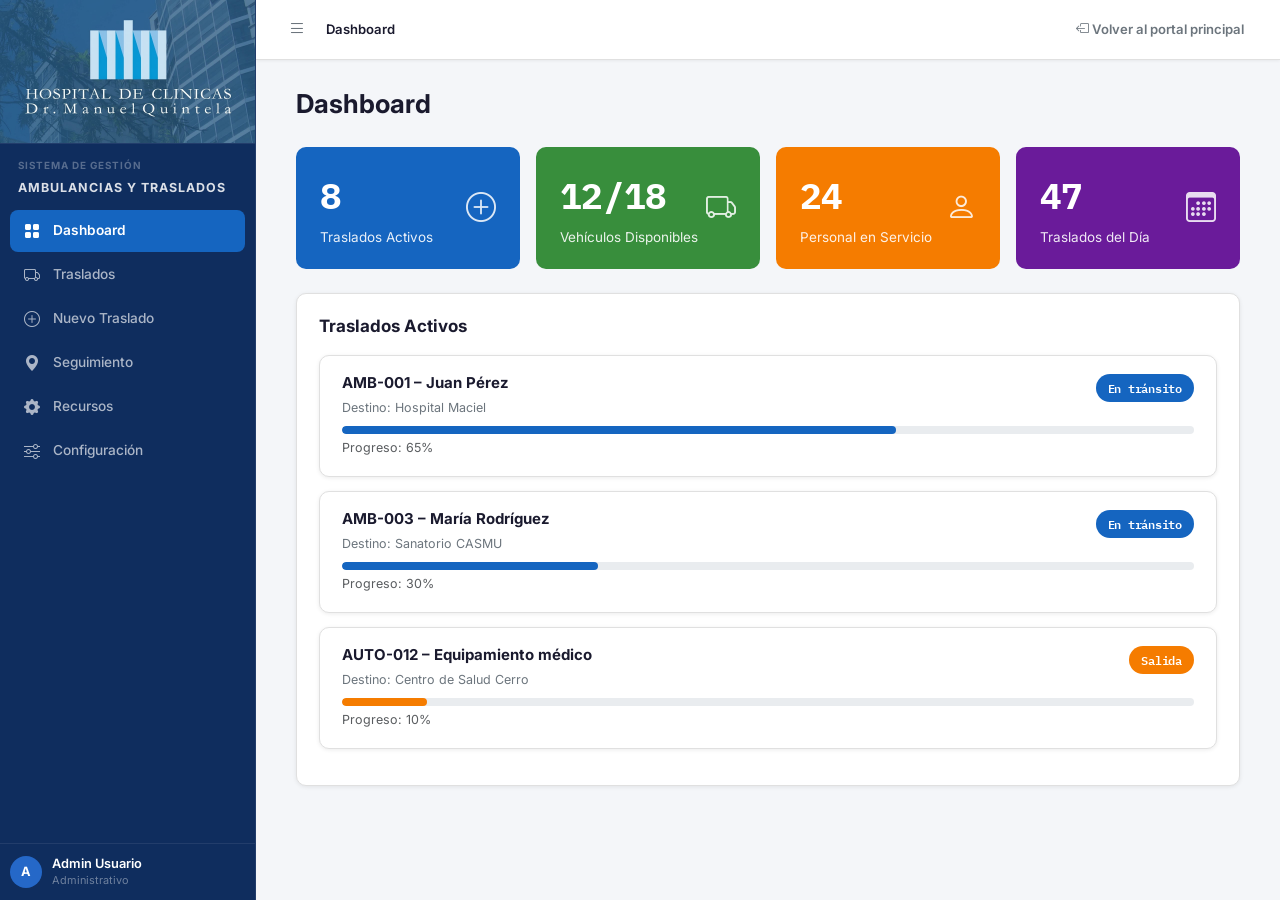
<file: modulo_traslados/vista/panel-de-gestion.html>
﻿<!doctype html>
<html lang="es">
  <head>
    <meta charset="UTF-8" />
    <meta name="viewport" content="width=device-width, initial-scale=1.0" />
    <title>Hospital de Clínicas – Ambulancias y Traslados</title>

    <!-- Bootstrap 5.3 -->
    <link
      rel="stylesheet"
      href="https://cdn.jsdelivr.net/npm/bootstrap@5.3.3/dist/css/bootstrap.min.css"
    />
    <!-- Bootstrap Icons -->
    <link
      rel="stylesheet"
      href="https://cdn.jsdelivr.net/npm/bootstrap-icons@1.11.3/font/bootstrap-icons.min.css"
    />
    <!-- Google Fonts -->
    <link rel="preconnect" href="https://fonts.googleapis.com" />
    <link rel="preconnect" href="https://fonts.gstatic.com" crossorigin />
    <link
      href="https://fonts.googleapis.com/css2?family=IBM+Plex+Mono:wght@400;500;600&family=Inter:wght@400;500;600;700&display=swap"
      rel="stylesheet"
    />

    <!-- Estilos propios -->
    <link rel="stylesheet" href="./assets/css/panel-de-gestion.css" />
  </head>

  <body>
    <!-- SIDEBAR -->
    <aside id="sidebar">
      <div class="sidebar-brand">
        <img
          src="../../servicios_comunes/vista_general/banner.jpg"
          alt="Banner Hospital de Clínicas"
          class="brand-img-normal"
        />

        <img
          src="../../servicios_comunes/vista_general/banner-reducido.jpg"
          alt="Ícono Hospital de Clínicas"
          class="brand-img-collapsed"
        />
      </div>

      <div class="sidebar-section-label">Sistema de Gestión</div>
      <div class="sidebar-label-bold">Ambulancias y Traslados</div>

      <ul class="list-unstyled mb-0 sidebar-menu-list">
        <li class="nav-item-custom">
          <a class="nav-link-custom active" data-view="dashboard" href="#">
            <i class="bi bi-grid-fill"></i> Dashboard
          </a>
        </li>
        <li class="nav-item-custom">
          <a class="nav-link-custom" data-view="traslados" href="#">
            <i class="bi bi-truck"></i> Traslados
          </a>
        </li>
        <li class="nav-item-custom">
          <a class="nav-link-custom" data-view="nuevo-traslado" href="#">
            <i class="bi bi-plus-circle"></i> Nuevo Traslado
          </a>
        </li>
        <li class="nav-item-custom">
          <a class="nav-link-custom" data-view="seguimiento" href="#">
            <i class="bi bi-geo-alt-fill"></i> Seguimiento
          </a>
        </li>
        <li class="nav-item-custom">
          <a class="nav-link-custom" data-view="recursos" href="#">
            <i class="bi bi-gear-fill"></i> Recursos
          </a>
        </li>
        <li class="nav-item-custom">
          <a class="nav-link-custom" data-view="configuracion" href="#">
            <i class="bi bi-sliders"></i> Configuración
          </a>
        </li>
      </ul>

      <div class="sidebar-footer">
        <div class="avatar-circle">A</div>
        <div class="footer-user-info">
          <div class="avatar-name">Admin Usuario</div>
          <div class="avatar-role">Administrativo</div>
        </div>
      </div>
    </aside>

    <!-- ─── MAIN CONTENT ─────────────────────────────── -->
    <main id="main">
      <div class="topbar">
        <button class="toggle-btn" id="mobileToggle" title="Menú">
          <i class="bi bi-list"></i>
        </button>
        <div class="topbar-breadcrumb">
          <span class="bc-current" id="topbar-title">Dashboard</span>
        </div>
        <div class="topbar-actions ms-auto">
          <button
            class="btn btn-outline-secondary border-0"
            id="btnLogout"
            style="padding: 4px 12px; font-size: 0.82rem; font-weight: 600"
          >
            <i class="bi bi-box-arrow-left"></i> Volver al portal principal
          </button>
        </div>
      </div>
      <!-- DASHBOARD -->
      <section class="view active" id="view-dashboard">
        <div class="page-title">Dashboard</div>

        <div class="row g-3 mb-4">
          <div class="col-12 col-sm-6 col-xl-3">
            <div class="dash-card dc-blue">
              <div>
                <div class="dc-val">8</div>
                <div class="dc-label">Traslados Activos</div>
              </div>
              <i class="bi bi-plus-circle"></i>
            </div>
          </div>
          <div class="col-12 col-sm-6 col-xl-3">
            <div class="dash-card dc-green">
              <div>
                <div class="dc-val">12/18</div>
                <div class="dc-label">Vehículos Disponibles</div>
              </div>
              <i class="bi bi-truck"></i>
            </div>
          </div>
          <div class="col-12 col-sm-6 col-xl-3">
            <div class="dash-card dc-orange">
              <div>
                <div class="dc-val">24</div>
                <div class="dc-label">Personal en Servicio</div>
              </div>
              <i class="bi bi-person"></i>
            </div>
          </div>
          <div class="col-12 col-sm-6 col-xl-3">
            <div class="dash-card dc-purple">
              <div>
                <div class="dc-val">47</div>
                <div class="dc-label">Traslados del Día</div>
              </div>
              <i class="bi bi-calendar3"></i>
            </div>
          </div>
        </div>

        <div class="section-card">
          <h5>Traslados Activos</h5>

          <div class="traslado-card">
            <div class="d-flex justify-content-between align-items-start mb-2">
              <div>
                <h6>AMB-001 – Juan Pérez</h6>
                <small>Destino: Hospital Maciel</small>
              </div>
              <span class="badge-estado b-transito">En tránsito</span>
            </div>
            <div class="progress progress-sm">
              <div
                class="progress-bar progress-bar-primary"
                style="width: 65%"
              ></div>
            </div>
            <small class="text-muted text-xs">Progreso: 65%</small>
          </div>

          <div class="traslado-card">
            <div class="d-flex justify-content-between align-items-start mb-2">
              <div>
                <h6>AMB-003 – María Rodríguez</h6>
                <small>Destino: Sanatorio CASMU</small>
              </div>
              <span class="badge-estado b-transito">En tránsito</span>
            </div>
            <div class="progress progress-sm">
              <div
                class="progress-bar progress-bar-primary"
                style="width: 30%"
              ></div>
            </div>
            <small class="text-muted text-xs">Progreso: 30%</small>
          </div>

          <div class="traslado-card">
            <div class="d-flex justify-content-between align-items-start mb-2">
              <div>
                <h6>AUTO-012 – Equipamiento médico</h6>
                <small>Destino: Centro de Salud Cerro</small>
              </div>
              <span class="badge-estado b-salida">Salida</span>
            </div>
            <div class="progress progress-sm">
              <div
                class="progress-bar progress-bar-amber"
                style="width: 10%"
              ></div>
            </div>
            <small class="text-muted text-xs">Progreso: 10%</small>
          </div>
        </div>
      </section>

      <!-- TRASLADOS -->
      <section class="view" id="view-traslados">
        <div class="page-title">Gestión de Traslados</div>

        <div class="filter-bar">
          <i class="bi bi-funnel filter-icon"></i>
          <select>
            <option>Todos</option>
            <option>En tránsito</option>
            <option>Completado</option>
            <option>Programado</option>
            <option>En preparación</option>
          </select>
          <input type="text" placeholder="Buscar por ID o paciente" />
        </div>

        <div class="section-card p-0 overflow-hidden">
          <div class="table-responsive">
            <table class="table table-custom mb-0">
              <thead>
                <tr>
                  <th>ID</th>
                  <th>Fecha/Hora</th>
                  <th>Conductor</th>
                  <th>Enfermero</th>
                  <th>Paciente/Elemento</th>
                  <th>Tipo</th>
                  <th>Vehículo</th>
                  <th>Destino</th>
                  <th>Estado</th>
                  <th>Acciones</th>
                </tr>
              </thead>
              <tbody>
                <tr>
                  <td>AMB-001</td>
                  <td>27/05/2026 08:30</td>
                  <td>Carlos Méndez</td>
                  <td>Ana García</td>
                  <td>Juan Pérez (CI: 1.234.567-8)</td>
                  <td><span class="badge-tipo-traslado">Paciente</span></td>
                  <td>Ambulancia 01</td>
                  <td>Hospital Maciel</td>
                  <td>
                    <span class="badge-estado b-transito">En tránsito</span>
                  </td>
                  <td>
                    <button class="btn-eye">
                      <i class="bi bi-eye-fill"></i>
                    </button>
                  </td>
                </tr>
                <tr>
                  <td>AMB-002</td>
                  <td>27/05/2026 07:45</td>
                  <td>Roberto Silva</td>
                  <td>Lucía Fernández</td>
                  <td>María González (CI: 2.345.678-9)</td>
                  <td><span class="badge-tipo-traslado">Paciente</span></td>
                  <td>Ambulancia 03</td>
                  <td>Sanatorio CASMU</td>
                  <td>
                    <span class="badge-estado b-completado">Completado</span>
                  </td>
                  <td>
                    <button class="btn-eye">
                      <i class="bi bi-eye-fill"></i>
                    </button>
                  </td>
                </tr>
                <tr>
                  <td>AUTO-012</td>
                  <td>27/05/2026 09:00</td>
                  <td>Diego Martínez</td>
                  <td>N/A</td>
                  <td>Equipamiento médico – Ecógrafo portátil</td>
                  <td><span class="badge-tipo-traslado">Equipamiento</span></td>
                  <td>Auto 12</td>
                  <td>Centro de Salud Cerro</td>
                  <td>
                    <span class="badge-estado b-prep">En preparación</span>
                  </td>
                  <td>
                    <button class="btn-eye">
                      <i class="bi bi-eye-fill"></i>
                    </button>
                  </td>
                </tr>
                <tr>
                  <td>AMB-005</td>
                  <td>27/05/2026 06:15</td>
                  <td>Fernando López</td>
                  <td>Patricia Suárez</td>
                  <td>Muestras biológicas – Lab Central</td>
                  <td>
                    <span class="badge-tipo-traslado">Material biológico</span>
                  </td>
                  <td>Ambulancia 05</td>
                  <td>Laboratorio Central</td>
                  <td>
                    <span class="badge-estado b-completado">Completado</span>
                  </td>
                  <td>
                    <button class="btn-eye">
                      <i class="bi bi-eye-fill"></i>
                    </button>
                  </td>
                </tr>
                <tr>
                  <td>AMB-007</td>
                  <td>27/05/2026 10:30</td>
                  <td>Gabriel Torres</td>
                  <td>Mónica Benítez</td>
                  <td>Pedro Sánchez (CI: 3.456.789-0)</td>
                  <td><span class="badge-tipo-traslado">Paciente</span></td>
                  <td>Ambulancia 07</td>
                  <td>Hospital Saint Bois</td>
                  <td>
                    <span class="badge-estado b-programado">Programado</span>
                  </td>
                  <td>
                    <button class="btn-eye">
                      <i class="bi bi-eye-fill"></i>
                    </button>
                  </td>
                </tr>
              </tbody>
            </table>
          </div>
        </div>
      </section>

      <!-- NUEVO TRASLADO -->
      <section class="view" id="view-nuevo-traslado">
        <div class="page-title">Nueva Solicitud de Traslado</div>

        <div class="section-card">
          <!-- Wizard Header -->
          <div class="wizard-steps mb-4">
            <div class="wizard-step active">
              <div class="step-num">1</div>
              <span>Tipo</span>
            </div>
            <div class="step-line"></div>
            <div class="wizard-step">
              <div class="step-num">2</div>
              <span>Datos</span>
            </div>
            <div class="step-line"></div>
            <div class="wizard-step">
              <div class="step-num">3</div>
              <span>Recursos</span>
            </div>
            <div class="step-line"></div>
            <div class="wizard-step">
              <div class="step-num">4</div>
              <span>Ruta</span>
            </div>
          </div>

          <!-- INICIO DEL FORMULARIO -->
          <form id="formNuevoTraslado" novalidate>
            <!-- PASO 1: TIPO DE TRASLADO -->
            <div class="wizard-panel" data-step="1">
              <p class="wizard-subtitle">Seleccione el tipo de traslado</p>
              <div class="d-flex flex-column gap-3 radio-group-container">
                <label class="radio-label">
                  <input
                    type="radio"
                    name="tipo_traslado"
                    value="paciente"
                    checked
                    class="radio-input"
                  />
                  <span class="radio-text">Paciente (persona)</span>
                </label>
                <label class="radio-label">
                  <input
                    type="radio"
                    name="tipo_traslado"
                    value="material_biologico"
                    class="radio-input"
                  />
                  <span class="radio-text"
                    >Material biológico (muestras, órganos)</span
                  >
                </label>
                <label class="radio-label">
                  <input
                    type="radio"
                    name="tipo_traslado"
                    value="equipamiento"
                    class="radio-input"
                  />
                  <span class="radio-text">Equipamiento médico o insumos</span>
                </label>
              </div>
              <div class="info-box mt-3">
                <i class="bi bi-info-circle-fill"></i>
                El tipo de traslado determinará si se asigna una ambulancia u
                otro vehículo.
              </div>
            </div>

            <!-- PASO 2: DATOS DEL TRASLADO -->
            <div class="wizard-panel d-none" data-step="2">
              <p class="wizard-subtitle">Información del Paciente / Elemento</p>
              <div class="row g-3">
                <div class="col-md-7">
                  <label class="form-label form-label-custom"
                    >Nombre Completo o Descripción
                    <span class="text-danger">*</span></label
                  >
                  <input
                    type="text"
                    class="form-control"
                    name="descripcion"
                    placeholder="Ej: Juan Pérez"
                    required
                  />
                  <div class="invalid-feedback">
                    Por favor, ingrese un nombre o descripción.
                  </div>
                </div>
                <div class="col-md-5">
                  <label class="form-label form-label-custom"
                    >CI / ID <span class="text-danger">*</span></label
                  >
                  <input
                    type="text"
                    class="form-control"
                    name="identificador"
                    placeholder="Ej: 1.234.567-8"
                    required
                  />
                  <div class="invalid-feedback">Este campo es obligatorio.</div>
                </div>
                <div class="col-12">
                  <label class="form-label form-label-custom"
                    >Motivo del Traslado</label
                  >
                  <textarea
                    class="form-control"
                    name="motivo"
                    rows="2"
                    placeholder="Detalles adicionales..."
                  ></textarea>
                </div>
              </div>
            </div>

            <!-- PASO 3: ASIGNACIÓN DE RECURSOS -->
            <div class="wizard-panel d-none" data-step="3">
              <p class="wizard-subtitle">Asignación de Vehículo y Personal</p>
              <div class="row g-3">
                <div class="col-md-4">
                  <label class="form-label form-label-custom"
                    >Vehículo <span class="text-danger">*</span></label
                  >
                  <select class="form-select" name="vehiculo" required>
                    <option value="" selected disabled>Seleccionar...</option>
                    <option value="AMB-01">Ambulancia 01</option>
                    <option value="AMB-03">Ambulancia 03</option>
                    <option value="AUTO-10">Auto 10</option>
                  </select>
                  <div class="invalid-feedback">Seleccione un vehículo.</div>
                </div>
                <div class="col-md-4">
                  <label class="form-label form-label-custom"
                    >Conductor <span class="text-danger">*</span></label
                  >
                  <select class="form-select" name="conductor" required>
                    <option value="" selected disabled>Seleccionar...</option>
                    <option value="1">Carlos Méndez</option>
                    <option value="2">Roberto Silva</option>
                  </select>
                  <div class="invalid-feedback">Asigne un conductor.</div>
                </div>
                <div class="col-md-4">
                  <label class="form-label form-label-custom">Enfermero</label>
                  <select class="form-select" name="enfermero">
                    <option value="" selected>Ninguno / No requiere</option>
                    <option value="1">Ana García</option>
                    <option value="2">Lucía Fernández</option>
                  </select>
                </div>
              </div>
            </div>

            <!-- PASO 4: RUTA Y HORARIOS -->
            <div class="wizard-panel d-none" data-step="4">
              <p class="wizard-subtitle">Establecer Origen, Destino y Hora</p>
              <div class="row g-3">
                <div class="col-md-6">
                  <label class="form-label form-label-custom"
                    >Origen <span class="text-danger">*</span></label
                  >
                  <input
                    type="text"
                    class="form-control"
                    name="origen"
                    value="Hospital de Clínicas"
                    required
                  />
                  <div class="invalid-feedback">Ingrese el origen.</div>
                </div>
                <div class="col-md-6">
                  <label class="form-label form-label-custom"
                    >Destino <span class="text-danger">*</span></label
                  >
                  <input
                    type="text"
                    class="form-control"
                    name="destino"
                    placeholder="Ej: Hospital Maciel"
                    required
                  />
                  <div class="invalid-feedback">Ingrese el destino.</div>
                </div>
                <div class="col-md-6">
                  <label class="form-label form-label-custom"
                    >Fecha <span class="text-danger">*</span></label
                  >
                  <input
                    type="date"
                    class="form-control"
                    name="fecha"
                    required
                  />
                  <div class="invalid-feedback">Seleccione una fecha.</div>
                </div>
                <div class="col-md-6">
                  <label class="form-label form-label-custom"
                    >Hora estimada <span class="text-danger">*</span></label
                  >
                  <input
                    type="time"
                    class="form-control"
                    name="hora"
                    required
                  />
                  <div class="invalid-feedback">Seleccione una hora.</div>
                </div>
              </div>
            </div>

            <!-- BOTONERA DE NAVEGACIÓN -->
            <div
              class="d-flex justify-content-between align-items-center mt-4 pt-3 border-top"
            >
              <button
                type="button"
                class="btn btn-outline-secondary btn-wizard-prev"
                id="btnPrevStep"
                disabled
              >
                <i class="bi bi-chevron-left"></i> ANTERIOR
              </button>

              <button
                type="button"
                class="btn btn-primary btn-wizard-next"
                id="btnNextStep"
              >
                SIGUIENTE <i class="bi bi-chevron-right"></i>
              </button>

              <!-- Botón final oculto por defecto -->
              <button
                type="submit"
                class="btn btn-success d-none"
                id="btnSubmitForm"
              >
                <i class="bi bi-floppy"></i> GUARDAR TRASLADO
              </button>
            </div>
          </form>
        </div>
      </section>

      <!-- SEGUIMIENTO -->
      <section class="view" id="view-seguimiento">
        <div class="page-title">Seguimiento</div>

        <div class="row g-4">
          <div class="col-12 col-xl-8">
            <div class="section-card">
              <!-- Header -->
              <div
                class="d-flex justify-content-between align-items-center mb-4"
              >
                <h5 class="mb-0 seguimiento-title">AMB-001</h5>
                <span class="badge-estado b-transito"
                  ><i class="bi bi-geo-alt-fill me-1"></i>En tránsito</span
                >
              </div>

              <!-- Info grid -->
              <div class="row g-3 mb-4">
                <div class="col-6">
                  <div class="info-label">Paciente</div>
                  <div class="info-value-bold">
                    Juan Pérez (CI: 1.234.567-8)
                  </div>
                </div>
                <div class="col-6">
                  <div class="info-label">Vehículo</div>
                  <div class="info-value-bold">
                    Ambulancia 01 – Patente ABC 1234
                  </div>
                </div>
                <div class="col-6">
                  <div class="info-label">Conductor</div>
                  <div class="info-value">Carlos Méndez</div>
                </div>
                <div class="col-6">
                  <div class="info-label">Enfermero Responsable</div>
                  <div class="info-value">Ana García</div>
                </div>
              </div>

              <!-- Progress bar ruta -->
              <div class="d-flex justify-content-between mb-1 ruta-label">
                <span>Hospital de Clínicas</span>
                <strong>Hospital Maciel</strong>
              </div>
              <div class="progress mb-1 progress-md">
                <div
                  class="progress-bar progress-bar-primary"
                  style="width: 65%"
                ></div>
              </div>
              <div class="d-flex justify-content-between ruta-time">
                <span>Salida: 08:30</span>
                <span>Llegada estimada: 09:15</span>
              </div>

              <!-- Map placeholder -->
              <div class="map-placeholder mt-4">
                <i class="bi bi-geo-alt-fill map-icon"></i>
                <span class="map-text">Mapa</span>
              </div>
            </div>
          </div>

          <!-- Timeline -->
          <div class="col-12 col-xl-4">
            <div class="section-card">
              <h5>Línea de Tiempo</h5>

              <div class="timeline-item">
                <div class="tl-dot done">
                  <i class="bi bi-check-lg timeline-icon-lg"></i>
                </div>
                <div>
                  <div class="tl-time">08:15</div>
                  <div class="tl-title">Solicitud creada</div>
                  <div class="tl-sub">
                    Solicitud generada por Dra. María Fernández
                  </div>
                </div>
              </div>
              <div class="timeline-item">
                <div class="tl-dot done">
                  <i class="bi bi-check-lg timeline-icon-lg"></i>
                </div>
                <div>
                  <div class="tl-time">08:20</div>
                  <div class="tl-title">Personal asignado</div>
                  <div class="tl-sub">Conductor y enfermero confirmados</div>
                </div>
              </div>
              <div class="timeline-item">
                <div class="tl-dot done">
                  <i class="bi bi-check-lg timeline-icon-lg"></i>
                </div>
                <div>
                  <div class="tl-time">08:25</div>
                  <div class="tl-title">Vehículo preparado</div>
                  <div class="tl-sub">Ambulancia 01 lista para salida</div>
                </div>
              </div>
              <div class="timeline-item">
                <div class="tl-dot done">
                  <i class="bi bi-check-lg timeline-icon-lg"></i>
                </div>
                <div>
                  <div class="tl-time">08:30</div>
                  <div class="tl-title">Salida del Hospital de Clínicas</div>
                  <div class="tl-sub">Traslado iniciado</div>
                </div>
              </div>
              <div class="timeline-item">
                <div class="tl-dot current">
                  <i class="bi bi-geo-alt-fill timeline-icon-sm"></i>
                </div>
                <div>
                  <div class="tl-time">08:52</div>
                  <div class="tl-title active-step">
                    En tránsito – Av. 18 de Julio
                  </div>
                  <div class="tl-sub">Ubicación actual del vehículo</div>
                </div>
              </div>
              <div class="timeline-item">
                <div class="tl-dot pending">
                  <i class="bi bi-clock timeline-icon-sm"></i>
                </div>
                <div>
                  <div class="tl-time">09:15</div>
                  <div class="tl-title timeline-title-muted">
                    Llegada estimada al Hospital Maciel
                  </div>
                </div>
              </div>
            </div>
          </div>
        </div>
      </section>

      <!-- RECURSOS -->
      <section class="view" id="view-recursos">
        <div class="page-title">Gestión de Recursos</div>

        <!-- Stat cards -->
        <div class="row g-3 mb-4">
          <div class="col-12 col-sm-4">
            <div class="stat-card">
              <div>
                <div class="stat-value">2/6</div>
                <div class="stat-label">Vehículos Totales</div>
                <div class="stat-sub">Disponibles</div>
              </div>
              <div class="stat-icon-circle">
                <i class="bi bi-truck-front-fill"></i>
              </div>
            </div>
          </div>
          <div class="col-12 col-sm-4">
            <div class="stat-card">
              <div>
                <div class="stat-value">2/5</div>
                <div class="stat-label">Conductores</div>
                <div class="stat-sub">Disponibles</div>
              </div>
              <div class="stat-icon-circle">
                <i class="bi bi-person-fill"></i>
              </div>
            </div>
          </div>
          <div class="col-12 col-sm-4">
            <div class="stat-card">
              <div>
                <div class="stat-value">3/5</div>
                <div class="stat-label">Enfermeros</div>
                <div class="stat-sub">Disponibles</div>
              </div>
              <div class="stat-icon-circle">
                <i class="bi bi-plus-circle-fill"></i>
              </div>
            </div>
          </div>
        </div>

        <!-- Tabs -->
        <div class="section-card p-0 overflow-hidden">
          <div class="px-3 pt-3">
            <div class="tab-pill-bar">
              <div class="tab-pill active" data-tab="tab-vehiculos">
                VEHÍCULOS
              </div>
              <div class="tab-pill" data-tab="tab-conductores">CONDUCTORES</div>
              <div class="tab-pill" data-tab="tab-enfermeros">ENFERMEROS</div>
            </div>
          </div>

          <!-- Vehículos tab -->
          <div id="tab-vehiculos" class="tab-content-panel active">
            <div class="table-responsive">
              <table class="table table-custom mb-0">
                <thead>
                  <tr>
                    <th>ID Vehículo</th>
                    <th>Tipo</th>
                    <th>Patente</th>
                    <th>Estado</th>
                    <th>Conductor Asignado</th>
                  </tr>
                </thead>
                <tbody>
                  <tr>
                    <td>Ambulancia 01</td>
                    <td>
                      <span class="badge-tipo bt-ambulancia">Ambulancia</span>
                    </td>
                    <td>ABC 1234</td>
                    <td>
                      <span class="badge-estado b-servicio">En servicio</span>
                    </td>
                    <td>Carlos Méndez</td>
                  </tr>
                  <tr>
                    <td>Ambulancia 03</td>
                    <td>
                      <span class="badge-tipo bt-ambulancia">Ambulancia</span>
                    </td>
                    <td>DEF 5678</td>
                    <td>
                      <span class="badge-estado b-disponible"
                        ><i class="bi bi-check-circle-fill"></i>
                        Disponible</span
                      >
                    </td>
                    <td>–</td>
                  </tr>
                  <tr>
                    <td>Ambulancia 05</td>
                    <td>
                      <span class="badge-tipo bt-ambulancia">Ambulancia</span>
                    </td>
                    <td>GHI 9012</td>
                    <td>
                      <span class="badge-estado b-servicio">En servicio</span>
                    </td>
                    <td>Fernando López</td>
                  </tr>
                  <tr>
                    <td>Ambulancia 07</td>
                    <td>
                      <span class="badge-tipo bt-ambulancia">Ambulancia</span>
                    </td>
                    <td>JKL 3456</td>
                    <td>
                      <span class="badge-estado b-mant">En mantenimiento</span>
                    </td>
                    <td>–</td>
                  </tr>
                  <tr>
                    <td>Auto 10</td>
                    <td><span class="badge-tipo bt-auto">Auto</span></td>
                    <td>MNO 7890</td>
                    <td>
                      <span class="badge-estado b-disponible"
                        ><i class="bi bi-check-circle-fill"></i>
                        Disponible</span
                      >
                    </td>
                    <td>–</td>
                  </tr>
                  <tr>
                    <td>Auto 12</td>
                    <td><span class="badge-tipo bt-auto">Auto</span></td>
                    <td>PQR 1234</td>
                    <td>
                      <span class="badge-estado b-servicio">En servicio</span>
                    </td>
                    <td>Diego Martínez</td>
                  </tr>
                </tbody>
              </table>
            </div>
          </div>

          <!-- Conductores tab -->
          <div id="tab-conductores" class="tab-content-panel">
            <div class="table-responsive">
              <table class="table table-custom mb-0">
                <thead>
                  <tr>
                    <th>Nombre</th>
                    <th>CI</th>
                    <th>Estado</th>
                    <th>Vehículo Asignado</th>
                  </tr>
                </thead>
                <tbody>
                  <tr>
                    <td>Carlos Méndez</td>
                    <td>1.111.111-1</td>
                    <td>
                      <span class="badge-estado b-servicio">En servicio</span>
                    </td>
                    <td>Ambulancia 01</td>
                  </tr>
                  <tr>
                    <td>Roberto Silva</td>
                    <td>2.222.222-2</td>
                    <td>
                      <span class="badge-estado b-disponible"
                        ><i class="bi bi-check-circle-fill"></i>
                        Disponible</span
                      >
                    </td>
                    <td>–</td>
                  </tr>
                  <tr>
                    <td>Diego Martínez</td>
                    <td>3.333.333-3</td>
                    <td>
                      <span class="badge-estado b-servicio">En servicio</span>
                    </td>
                    <td>Auto 12</td>
                  </tr>
                  <tr>
                    <td>Fernando López</td>
                    <td>4.444.444-4</td>
                    <td>
                      <span class="badge-estado b-servicio">En servicio</span>
                    </td>
                    <td>Ambulancia 05</td>
                  </tr>
                  <tr>
                    <td>Gabriel Torres</td>
                    <td>5.555.555-5</td>
                    <td>
                      <span class="badge-estado b-disponible"
                        ><i class="bi bi-check-circle-fill"></i>
                        Disponible</span
                      >
                    </td>
                    <td>–</td>
                  </tr>
                </tbody>
              </table>
            </div>
          </div>

          <!-- Enfermeros tab -->
          <div id="tab-enfermeros" class="tab-content-panel">
            <div class="table-responsive">
              <table class="table table-custom mb-0">
                <thead>
                  <tr>
                    <th>Nombre</th>
                    <th>CI</th>
                    <th>Estado</th>
                    <th>Traslado Asignado</th>
                  </tr>
                </thead>
                <tbody>
                  <tr>
                    <td>Ana García</td>
                    <td>6.666.666-6</td>
                    <td>
                      <span class="badge-estado b-servicio">En servicio</span>
                    </td>
                    <td>AMB-001</td>
                  </tr>
                  <tr>
                    <td>Lucía Fernández</td>
                    <td>7.777.777-7</td>
                    <td>
                      <span class="badge-estado b-disponible"
                        ><i class="bi bi-check-circle-fill"></i>
                        Disponible</span
                      >
                    </td>
                    <td>–</td>
                  </tr>
                  <tr>
                    <td>Patricia Suárez</td>
                    <td>8.888.888-8</td>
                    <td>
                      <span class="badge-estado b-servicio">En servicio</span>
                    </td>
                    <td>AMB-005</td>
                  </tr>
                  <tr>
                    <td>Mónica Benítez</td>
                    <td>9.999.999-9</td>
                    <td>
                      <span class="badge-estado b-disponible"
                        ><i class="bi bi-check-circle-fill"></i>
                        Disponible</span
                      >
                    </td>
                    <td>–</td>
                  </tr>
                  <tr>
                    <td>María Sosa</td>
                    <td>1.234.567-8</td>
                    <td>
                      <span class="badge-estado b-servicio">En servicio</span>
                    </td>
                    <td>AMB-007</td>
                  </tr>
                </tbody>
              </table>
            </div>
          </div>
        </div>
      </section>

      <!-- CONFIGURACIÓN -->
      <section class="view" id="view-configuracion">
        <div class="page-title">Configuración</div>

        <div class="row g-4">
          <div class="col-lg-6">
            <div class="section-card mb-4">
              <h5>Datos del Funcionario</h5>
              <div class="mb-3">
                <label class="form-label fw-bold form-label-custom"
                  >Nombre</label
                >
                <input class="form-control" value="Admin Usuario" disabled />
              </div>
              <div class="mb-3">
                <label class="form-label fw-bold form-label-custom">Rol</label>
                <input class="form-control" value="Administrativo" disabled />
              </div>
              <div class="mb-0">
                <label class="form-label fw-bold form-label-custom"
                  >Sector</label
                >
                <input
                  class="form-control"
                  value="Mesa Central / Traslados"
                  disabled
                />
              </div>
            </div>

            <div class="section-card">
              <h5><i class="bi bi-palette"></i> Apariencia</h5>
              <div class="form-check form-switch mb-0">
                <input
                  class="form-check-input check-cursor-pointer"
                  type="checkbox"
                  id="cfg-darkmode"
                />
                <label
                  class="form-check-label fw-bold form-check-label-title"
                  for="cfg-darkmode"
                >
                  Modo Oscuro (Estilo EVE)
                </label>
                <p class="text-muted mt-1 form-check-description">
                  Cambia la interfaz a la paleta de colores oscuros con acentos
                  neón ideal para guardias nocturnas.
                </p>
              </div>
            </div>
          </div>

          <div class="col-lg-6">
            <div class="section-card">
              <h5>Notificaciones y Alertas</h5>
              <div class="form-check form-switch mb-3">
                <input
                  class="form-check-input"
                  type="checkbox"
                  checked
                  id="cfg-t1"
                />
                <label
                  class="form-check-label form-check-label-custom"
                  for="cfg-t1"
                >
                  Notificar cuando un traslado cambie a "En tránsito"
                </label>
              </div>
              <div class="form-check form-switch mb-3">
                <input
                  class="form-check-input"
                  type="checkbox"
                  checked
                  id="cfg-t2"
                />
                <label
                  class="form-check-label form-check-label-custom"
                  for="cfg-t2"
                >
                  Avisar sobre ambulancias con mantenimiento vencido
                </label>
              </div>
              <div class="form-check form-switch mb-0">
                <input class="form-check-input" type="checkbox" id="cfg-t3" />
                <label
                  class="form-check-label form-check-label-custom"
                  for="cfg-t3"
                >
                  Resumen diario de flota por correo
                </label>
              </div>
            </div>
          </div>
        </div>
      </section>
    </main>

    <!-- Bootstrap JS -->
    <script src="https://cdn.jsdelivr.net/npm/bootstrap@5.3.3/dist/js/bootstrap.bundle.min.js"></script>
    <!-- JavaScript propio -->
    <script src="./assets/js/panel-de-gestion.js"></script>
  </body>
</html>
</file>
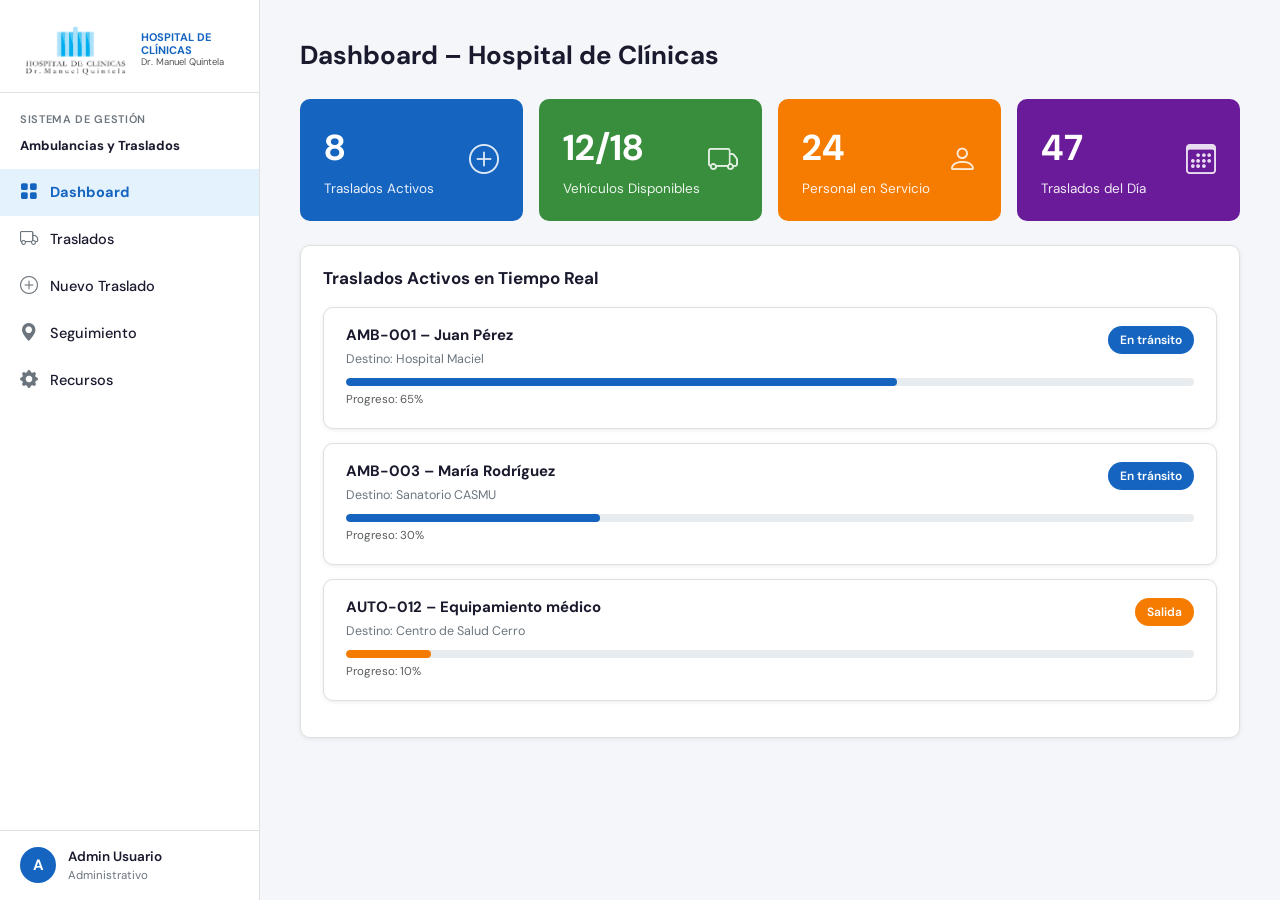
<file: proyecto-isbo-evedev-2026/src/html/modulo-gestion-ambulancias/panel-de-gestion.html>
<!doctype html>
<html lang="es">
  <head>
    <meta charset="UTF-8" />
    <meta name="viewport" content="width=device-width, initial-scale=1.0" />
    <title>Hospital de Clínicas – Ambulancias y Traslados</title>

    <!-- Bootstrap 5.3 -->
    <link
      rel="stylesheet"
      href="https://cdn.jsdelivr.net/npm/bootstrap@5.3.3/dist/css/bootstrap.min.css"
    />
    <!-- Bootstrap Icons -->
    <link
      rel="stylesheet"
      href="https://cdn.jsdelivr.net/npm/bootstrap-icons@1.11.3/font/bootstrap-icons.min.css"
    />
    <!-- Google Fonts -->
    <link rel="preconnect" href="https://fonts.googleapis.com" />
    <link rel="preconnect" href="https://fonts.gstatic.com" crossorigin />
    <link
      href="https://fonts.googleapis.com/css2?family=DM+Sans:wght@400;500;600;700&family=DM+Mono:wght@400;500&display=swap"
      rel="stylesheet"
    />

    <!-- Estilos propios -->
    <link
      rel="stylesheet"
      href="../../css/modulo-gestion-ambulancias/panel-de-gestion.css"
    />
  </head>
  <body>
    <!-- Mobile toggle -->
    <button class="mobile-toggle" id="mobileToggle">
      <i class="bi bi-list"></i>
    </button>

    <!-- SIDEBAR -->
    <aside id="sidebar">
      <div class="sidebar-brand">
        <div style="display: flex; align-items: center; gap: 10px">
          <img src="../../../assets/img/logo.png">
            <rect width="44" height="44" rx="6" fill="#E3F2FD" />
            <!-- simplified building bars -->
            <rect x="8" y="10" width="4" height="24" rx="1" fill="#1565C0" />
            <rect x="14" y="6" width="4" height="28" rx="1" fill="#1976D2" />
            <rect x="20" y="10" width="4" height="24" rx="1" fill="#1565C0" />
            <rect x="26" y="14" width="4" height="20" rx="1" fill="#42A5F5" />
            <rect x="32" y="18" width="4" height="16" rx="1" fill="#90CAF9" />
          </svg>
          <div>
            <div
              style="
                font-size: 11px;
                font-weight: 700;
                color: #1565c0;
                line-height: 1.2;
              "
            >
              HOSPITAL DE CLÍNICAS
            </div>
            <div style="font-size: 9.5px; color: #555; line-height: 1.2">
              Dr. Manuel Quintela
            </div>
          </div>
        </div>
      </div>

      <div class="sidebar-section-label">Sistema de Gestión</div>
      <div class="sidebar-label-bold">Ambulancias y Traslados</div>

      <ul class="list-unstyled mb-0">
        <li class="nav-item-custom">
          <a
            class="nav-link-custom active"
            data-view="dashboard"
            onclick="navigate(this)"
          >
            <i class="bi bi-grid-fill"></i> Dashboard
          </a>
        </li>
        <li class="nav-item-custom">
          <a
            class="nav-link-custom"
            data-view="traslados"
            onclick="navigate(this)"
          >
            <i class="bi bi-truck"></i> Traslados
          </a>
        </li>
        <li class="nav-item-custom">
          <a
            class="nav-link-custom"
            data-view="nuevo-traslado"
            onclick="navigate(this)"
          >
            <i class="bi bi-plus-circle"></i> Nuevo Traslado
          </a>
        </li>
        <li class="nav-item-custom">
          <a
            class="nav-link-custom"
            data-view="seguimiento"
            onclick="navigate(this)"
          >
            <i class="bi bi-geo-alt-fill"></i> Seguimiento
          </a>
        </li>
        <li class="nav-item-custom">
          <a
            class="nav-link-custom"
            data-view="recursos"
            onclick="navigate(this)"
          >
            <i class="bi bi-gear-fill"></i> Recursos
          </a>
        </li>
      </ul>

      <div class="sidebar-footer">
        <div class="avatar-circle">A</div>
        <div>
          <div class="avatar-name">Admin Usuario</div>
          <div class="avatar-role">Administrativo</div>
        </div>
      </div>
    </aside>

    <!-- ─── MAIN CONTENT ─────────────────────────────── -->
    <main id="main">
      <!-- DASHBOARD -->
      <section class="view active" id="view-dashboard">
        <div class="page-title">Dashboard – Hospital de Clínicas</div>

        <div class="row g-3 mb-4">
          <div class="col-12 col-sm-6 col-xl-3">
            <div class="dash-card dc-blue">
              <div>
                <div class="dc-val">8</div>
                <div class="dc-label">Traslados Activos</div>
              </div>
              <i class="bi bi-plus-circle"></i>
            </div>
          </div>
          <div class="col-12 col-sm-6 col-xl-3">
            <div class="dash-card dc-green">
              <div>
                <div class="dc-val">12/18</div>
                <div class="dc-label">Vehículos Disponibles</div>
              </div>
              <i class="bi bi-truck"></i>
            </div>
          </div>
          <div class="col-12 col-sm-6 col-xl-3">
            <div class="dash-card dc-orange">
              <div>
                <div class="dc-val">24</div>
                <div class="dc-label">Personal en Servicio</div>
              </div>
              <i class="bi bi-person"></i>
            </div>
          </div>
          <div class="col-12 col-sm-6 col-xl-3">
            <div class="dash-card dc-purple">
              <div>
                <div class="dc-val">47</div>
                <div class="dc-label">Traslados del Día</div>
              </div>
              <i class="bi bi-calendar3"></i>
            </div>
          </div>
        </div>

        <div class="section-card">
          <h5>Traslados Activos en Tiempo Real</h5>

          <div class="traslado-card">
            <div class="d-flex justify-content-between align-items-start mb-2">
              <div>
                <h6>AMB-001 – Juan Pérez</h6>
                <small>Destino: Hospital Maciel</small>
              </div>
              <span class="badge-estado b-transito">En tránsito</span>
            </div>
            <div class="progress" style="height: 8px; border-radius: 6px">
              <div
                class="progress-bar"
                style="
                  width: 65%;
                  background: var(--primary);
                  border-radius: 6px;
                "
              ></div>
            </div>
            <small class="text-muted" style="font-size: 11.5px"
              >Progreso: 65%</small
            >
          </div>

          <div class="traslado-card">
            <div class="d-flex justify-content-between align-items-start mb-2">
              <div>
                <h6>AMB-003 – María Rodríguez</h6>
                <small>Destino: Sanatorio CASMU</small>
              </div>
              <span class="badge-estado b-transito">En tránsito</span>
            </div>
            <div class="progress" style="height: 8px; border-radius: 6px">
              <div
                class="progress-bar"
                style="
                  width: 30%;
                  background: var(--primary);
                  border-radius: 6px;
                "
              ></div>
            </div>
            <small class="text-muted" style="font-size: 11.5px"
              >Progreso: 30%</small
            >
          </div>

          <div class="traslado-card">
            <div class="d-flex justify-content-between align-items-start mb-2">
              <div>
                <h6>AUTO-012 – Equipamiento médico</h6>
                <small>Destino: Centro de Salud Cerro</small>
              </div>
              <span class="badge-estado b-salida">Salida</span>
            </div>
            <div class="progress" style="height: 8px; border-radius: 6px">
              <div
                class="progress-bar"
                style="width: 10%; background: var(--amber); border-radius: 6px"
              ></div>
            </div>
            <small class="text-muted" style="font-size: 11.5px"
              >Progreso: 10%</small
            >
          </div>
        </div>
      </section>

      <!-- TRASLADOS -->
      <section class="view" id="view-traslados">
        <div class="page-title">Gestión de Traslados</div>

        <div class="filter-bar">
          <i
            class="bi bi-funnel"
            style="color: var(--text-muted); font-size: 16px"
          ></i>
          <select>
            <option>Todos</option>
            <option>En tránsito</option>
            <option>Completado</option>
            <option>Programado</option>
            <option>En preparación</option>
          </select>
          <input type="text" placeholder="Buscar por ID o paciente" />
        </div>

        <div class="section-card p-0 overflow-hidden">
          <div class="table-responsive">
            <table class="table table-custom mb-0">
              <thead>
                <tr>
                  <th>ID</th>
                  <th>Fecha/Hora</th>
                  <th>Conductor</th>
                  <th>Enfermero</th>
                  <th>Paciente/Elemento</th>
                  <th>Tipo</th>
                  <th>Vehículo</th>
                  <th>Destino</th>
                  <th>Estado</th>
                  <th>Acciones</th>
                </tr>
              </thead>
              <tbody>
                <tr>
                  <td>AMB-001</td>
                  <td>27/05/2026 08:30</td>
                  <td>Carlos Méndez</td>
                  <td>Ana García</td>
                  <td>Juan Pérez (CI: 1.234.567-8)</td>
                  <td><span class="badge-tipo-traslado">Paciente</span></td>
                  <td>Ambulancia 01</td>
                  <td>Hospital Maciel</td>
                  <td>
                    <span class="badge-estado b-transito">En tránsito</span>
                  </td>
                  <td>
                    <button class="btn-eye">
                      <i class="bi bi-eye-fill"></i>
                    </button>
                  </td>
                </tr>
                <tr>
                  <td>AMB-002</td>
                  <td>27/05/2026 07:45</td>
                  <td>Roberto Silva</td>
                  <td>Lucía Fernández</td>
                  <td>María González (CI: 2.345.678-9)</td>
                  <td><span class="badge-tipo-traslado">Paciente</span></td>
                  <td>Ambulancia 03</td>
                  <td>Sanatorio CASMU</td>
                  <td>
                    <span class="badge-estado b-completado">Completado</span>
                  </td>
                  <td>
                    <button class="btn-eye">
                      <i class="bi bi-eye-fill"></i>
                    </button>
                  </td>
                </tr>
                <tr>
                  <td>AUTO-012</td>
                  <td>27/05/2026 09:00</td>
                  <td>Diego Martínez</td>
                  <td>N/A</td>
                  <td>Equipamiento médico – Ecógrafo portátil</td>
                  <td><span class="badge-tipo-traslado">Equipamiento</span></td>
                  <td>Auto 12</td>
                  <td>Centro de Salud Cerro</td>
                  <td>
                    <span class="badge-estado b-prep">En preparación</span>
                  </td>
                  <td>
                    <button class="btn-eye">
                      <i class="bi bi-eye-fill"></i>
                    </button>
                  </td>
                </tr>
                <tr>
                  <td>AMB-005</td>
                  <td>27/05/2026 06:15</td>
                  <td>Fernando López</td>
                  <td>Patricia Suárez</td>
                  <td>Muestras biológicas – Lab Central</td>
                  <td>
                    <span class="badge-tipo-traslado">Material biológico</span>
                  </td>
                  <td>Ambulancia 05</td>
                  <td>Laboratorio Central</td>
                  <td>
                    <span class="badge-estado b-completado">Completado</span>
                  </td>
                  <td>
                    <button class="btn-eye">
                      <i class="bi bi-eye-fill"></i>
                    </button>
                  </td>
                </tr>
                <tr>
                  <td>AMB-007</td>
                  <td>27/05/2026 10:30</td>
                  <td>Gabriel Torres</td>
                  <td>Mónica Benítez</td>
                  <td>Pedro Sánchez (CI: 3.456.789-0)</td>
                  <td><span class="badge-tipo-traslado">Paciente</span></td>
                  <td>Ambulancia 07</td>
                  <td>Hospital Saint Bois</td>
                  <td>
                    <span class="badge-estado b-programado">Programado</span>
                  </td>
                  <td>
                    <button class="btn-eye">
                      <i class="bi bi-eye-fill"></i>
                    </button>
                  </td>
                </tr>
              </tbody>
            </table>
          </div>
        </div>
      </section>

      <!-- NUEVO TRASLADO -->
      <section class="view" id="view-nuevo-traslado">
        <div class="page-title">Nueva Solicitud de Traslado</div>

        <div class="section-card">
          <!-- Wizard -->
          <div class="wizard-steps mb-4">
            <div class="wizard-step active">
              <div class="step-num">1</div>
              <span>Tipo de Traslado</span>
            </div>
            <div class="step-line"></div>
            <div class="wizard-step">
              <div class="step-num">2</div>
              <span>Datos del Traslado</span>
            </div>
            <div class="step-line"></div>
            <div class="wizard-step">
              <div class="step-num">3</div>
              <span>Asignación de Recursos</span>
            </div>
            <div class="step-line"></div>
            <div class="wizard-step">
              <div class="step-num">4</div>
              <span>Ruta y Horarios</span>
            </div>
          </div>

          <p style="font-size: 14.5px; font-weight: 600; margin-bottom: 14px">
            Seleccione el tipo de traslado
          </p>

          <div class="d-flex flex-column gap-3" style="max-width: 420px">
            <label
              class="d-flex align-items-center gap-10"
              style="cursor: pointer; gap: 10px"
            >
              <input
                type="radio"
                name="tipo"
                checked
                style="accent-color: var(--primary); width: 18px; height: 18px"
              />
              <span style="font-size: 14px">Paciente (persona)</span>
            </label>
            <label
              class="d-flex align-items-center gap-10"
              style="cursor: pointer; gap: 10px"
            >
              <input
                type="radio"
                name="tipo"
                style="accent-color: var(--primary); width: 18px; height: 18px"
              />
              <span style="font-size: 14px"
                >Material biológico (muestras, órganos)</span
              >
            </label>
            <label
              class="d-flex align-items-center gap-10"
              style="cursor: pointer; gap: 10px"
            >
              <input
                type="radio"
                name="tipo"
                style="accent-color: var(--primary); width: 18px; height: 18px"
              />
              <span style="font-size: 14px">Equipamiento médico o insumos</span>
            </label>
          </div>

          <div class="info-box">
            <i class="bi bi-info-circle-fill"></i>
            El tipo de traslado determinará si se asigna una ambulancia u otro
            vehículo.
          </div>

          <div class="d-flex justify-content-between align-items-center mt-4">
            <button
              class="btn btn-outline-secondary"
              disabled
              style="font-size: 13.5px; padding: 9px 20px"
            >
              <i class="bi bi-chevron-left"></i> ANTERIOR
            </button>
            <button
              class="btn btn-primary"
              style="
                background: var(--primary);
                border-color: var(--primary);
                font-size: 13.5px;
                padding: 9px 24px;
                font-weight: 600;
              "
            >
              SIGUIENTE <i class="bi bi-chevron-right"></i>
            </button>
          </div>
        </div>
      </section>

      <!-- SEGUIMIENTO -->
      <section class="view" id="view-seguimiento">
        <div class="page-title">Seguimiento en Tiempo Real</div>

        <div class="row g-4">
          <div class="col-12 col-xl-8">
            <div class="section-card">
              <!-- Header -->
              <div
                class="d-flex justify-content-between align-items-center mb-4"
              >
                <h5 class="mb-0" style="font-size: 19px">AMB-001</h5>
                <span class="badge-estado b-transito"
                  ><i class="bi bi-geo-alt-fill me-1"></i>En tránsito</span
                >
              </div>

              <!-- Info grid -->
              <div class="row g-3 mb-4">
                <div class="col-6">
                  <div
                    style="
                      font-size: 11.5px;
                      color: var(--text-muted);
                      font-weight: 600;
                      margin-bottom: 3px;
                    "
                  >
                    Paciente
                  </div>
                  <div style="font-size: 14px; font-weight: 700">
                    Juan Pérez (CI: 1.234.567-8)
                  </div>
                </div>
                <div class="col-6">
                  <div
                    style="
                      font-size: 11.5px;
                      color: var(--text-muted);
                      font-weight: 600;
                      margin-bottom: 3px;
                    "
                  >
                    Vehículo
                  </div>
                  <div style="font-size: 14px; font-weight: 700">
                    Ambulancia 01 – Patente ABC 1234
                  </div>
                </div>
                <div class="col-6">
                  <div
                    style="
                      font-size: 11.5px;
                      color: var(--text-muted);
                      font-weight: 600;
                      margin-bottom: 3px;
                    "
                  >
                    Conductor
                  </div>
                  <div style="font-size: 14px">Carlos Méndez</div>
                </div>
                <div class="col-6">
                  <div
                    style="
                      font-size: 11.5px;
                      color: var(--text-muted);
                      font-weight: 600;
                      margin-bottom: 3px;
                    "
                  >
                    Enfermero Responsable
                  </div>
                  <div style="font-size: 14px">Ana García</div>
                </div>
              </div>

              <!-- Progress bar ruta -->
              <div
                class="d-flex justify-content-between mb-1"
                style="font-size: 13px"
              >
                <span>Hospital de Clínicas</span>
                <strong>Hospital Maciel</strong>
              </div>
              <div
                class="progress mb-1"
                style="height: 10px; border-radius: 6px"
              >
                <div
                  class="progress-bar"
                  style="
                    width: 65%;
                    background: var(--primary);
                    border-radius: 6px;
                  "
                ></div>
              </div>
              <div
                class="d-flex justify-content-between"
                style="font-size: 12px; color: var(--text-muted)"
              >
                <span>Salida: 08:30</span>
                <span>Llegada estimada: 09:15</span>
              </div>

              <!-- Map placeholder -->
              <div class="map-placeholder mt-4">
                <i class="bi bi-geo-alt-fill" style="font-size: 36px"></i>
                <span style="font-size: 14px">Mapa en Tiempo Real</span>
              </div>
            </div>
          </div>

          <!-- Timeline -->
          <div class="col-12 col-xl-4">
            <div class="section-card">
              <h5>Línea de Tiempo</h5>

              <div class="timeline-item">
                <div class="tl-dot done">
                  <i class="bi bi-check-lg" style="font-size: 15px"></i>
                </div>
                <div>
                  <div class="tl-time">08:15</div>
                  <div class="tl-title">Solicitud creada</div>
                  <div class="tl-sub">
                    Solicitud generada por Dra. María Fernández
                  </div>
                </div>
              </div>
              <div class="timeline-item">
                <div class="tl-dot done">
                  <i class="bi bi-check-lg" style="font-size: 15px"></i>
                </div>
                <div>
                  <div class="tl-time">08:20</div>
                  <div class="tl-title">Personal asignado</div>
                  <div class="tl-sub">Conductor y enfermero confirmados</div>
                </div>
              </div>
              <div class="timeline-item">
                <div class="tl-dot done">
                  <i class="bi bi-check-lg" style="font-size: 15px"></i>
                </div>
                <div>
                  <div class="tl-time">08:25</div>
                  <div class="tl-title">Vehículo preparado</div>
                  <div class="tl-sub">Ambulancia 01 lista para salida</div>
                </div>
              </div>
              <div class="timeline-item">
                <div class="tl-dot done">
                  <i class="bi bi-check-lg" style="font-size: 15px"></i>
                </div>
                <div>
                  <div class="tl-time">08:30</div>
                  <div class="tl-title">Salida del Hospital de Clínicas</div>
                  <div class="tl-sub">Traslado iniciado</div>
                </div>
              </div>
              <div class="timeline-item">
                <div class="tl-dot current">
                  <i class="bi bi-geo-alt-fill" style="font-size: 13px"></i>
                </div>
                <div>
                  <div class="tl-time">08:52</div>
                  <div class="tl-title active-step">
                    En tránsito – Av. 18 de Julio
                  </div>
                  <div class="tl-sub">Ubicación actual del vehículo</div>
                </div>
              </div>
              <div class="timeline-item">
                <div class="tl-dot pending">
                  <i class="bi bi-clock" style="font-size: 13px"></i>
                </div>
                <div>
                  <div class="tl-time">09:15</div>
                  <div class="tl-title" style="color: var(--text-muted)">
                    Llegada estimada al Hospital Maciel
                  </div>
                </div>
              </div>
            </div>
          </div>
        </div>
      </section>

      <!-- RECURSOS -->
      <section class="view" id="view-recursos">
        <div class="page-title">Gestión de Recursos</div>

        <!-- Stat cards -->
        <div class="row g-3 mb-4">
          <div class="col-12 col-sm-4">
            <div class="stat-card">
              <div>
                <div class="stat-value">2/6</div>
                <div class="stat-label">Vehículos Totales</div>
                <div class="stat-sub">Disponibles</div>
              </div>
              <div class="stat-icon-circle">
                <i class="bi bi-truck-front-fill"></i>
              </div>
            </div>
          </div>
          <div class="col-12 col-sm-4">
            <div class="stat-card">
              <div>
                <div class="stat-value">2/5</div>
                <div class="stat-label">Conductores</div>
                <div class="stat-sub">Disponibles</div>
              </div>
              <div class="stat-icon-circle">
                <i class="bi bi-person-fill"></i>
              </div>
            </div>
          </div>
          <div class="col-12 col-sm-4">
            <div class="stat-card">
              <div>
                <div class="stat-value">3/5</div>
                <div class="stat-label">Enfermeros</div>
                <div class="stat-sub">Disponibles</div>
              </div>
              <div class="stat-icon-circle">
                <i class="bi bi-plus-circle-fill"></i>
              </div>
            </div>
          </div>
        </div>

        <!-- Tabs -->
        <div class="section-card p-0 overflow-hidden">
          <div class="px-3 pt-3">
            <div class="tab-pill-bar">
              <div
                class="tab-pill active"
                onclick="switchTab(this, 'tab-vehiculos')"
              >
                VEHÍCULOS
              </div>
              <div
                class="tab-pill"
                onclick="switchTab(this, 'tab-conductores')"
              >
                CONDUCTORES
              </div>
              <div class="tab-pill" onclick="switchTab(this, 'tab-enfermeros')">
                ENFERMEROS
              </div>
            </div>
          </div>

          <!-- Vehículos tab -->
          <div id="tab-vehiculos" class="tab-content-panel">
            <div class="table-responsive">
              <table class="table table-custom mb-0">
                <thead>
                  <tr>
                    <th>ID Vehículo</th>
                    <th>Tipo</th>
                    <th>Patente</th>
                    <th>Estado</th>
                    <th>Conductor Asignado</th>
                  </tr>
                </thead>
                <tbody>
                  <tr>
                    <td>Ambulancia 01</td>
                    <td>
                      <span class="badge-tipo bt-ambulancia">Ambulancia</span>
                    </td>
                    <td>ABC 1234</td>
                    <td>
                      <span class="badge-estado b-servicio">En servicio</span>
                    </td>
                    <td>Carlos Méndez</td>
                  </tr>
                  <tr>
                    <td>Ambulancia 03</td>
                    <td>
                      <span class="badge-tipo bt-ambulancia">Ambulancia</span>
                    </td>
                    <td>DEF 5678</td>
                    <td>
                      <span class="badge-estado b-disponible"
                        ><i class="bi bi-check-circle-fill"></i>
                        Disponible</span
                      >
                    </td>
                    <td>–</td>
                  </tr>
                  <tr>
                    <td>Ambulancia 05</td>
                    <td>
                      <span class="badge-tipo bt-ambulancia">Ambulancia</span>
                    </td>
                    <td>GHI 9012</td>
                    <td>
                      <span class="badge-estado b-servicio">En servicio</span>
                    </td>
                    <td>Fernando López</td>
                  </tr>
                  <tr>
                    <td>Ambulancia 07</td>
                    <td>
                      <span class="badge-tipo bt-ambulancia">Ambulancia</span>
                    </td>
                    <td>JKL 3456</td>
                    <td>
                      <span class="badge-estado b-mant">En mantenimiento</span>
                    </td>
                    <td>–</td>
                  </tr>
                  <tr>
                    <td>Auto 10</td>
                    <td><span class="badge-tipo bt-auto">Auto</span></td>
                    <td>MNO 7890</td>
                    <td>
                      <span class="badge-estado b-disponible"
                        ><i class="bi bi-check-circle-fill"></i>
                        Disponible</span
                      >
                    </td>
                    <td>–</td>
                  </tr>
                  <tr>
                    <td>Auto 12</td>
                    <td><span class="badge-tipo bt-auto">Auto</span></td>
                    <td>PQR 1234</td>
                    <td>
                      <span class="badge-estado b-servicio">En servicio</span>
                    </td>
                    <td>Diego Martínez</td>
                  </tr>
                </tbody>
              </table>
            </div>
          </div>

          <!-- Conductores tab -->
          <div
            id="tab-conductores"
            class="tab-content-panel"
            style="display: none"
          >
            <div class="table-responsive">
              <table class="table table-custom mb-0">
                <thead>
                  <tr>
                    <th>Nombre</th>
                    <th>CI</th>
                    <th>Estado</th>
                    <th>Vehículo Asignado</th>
                  </tr>
                </thead>
                <tbody>
                  <tr>
                    <td>Carlos Méndez</td>
                    <td>1.111.111-1</td>
                    <td>
                      <span class="badge-estado b-servicio">En servicio</span>
                    </td>
                    <td>Ambulancia 01</td>
                  </tr>
                  <tr>
                    <td>Roberto Silva</td>
                    <td>2.222.222-2</td>
                    <td>
                      <span class="badge-estado b-disponible"
                        ><i class="bi bi-check-circle-fill"></i>
                        Disponible</span
                      >
                    </td>
                    <td>–</td>
                  </tr>
                  <tr>
                    <td>Diego Martínez</td>
                    <td>3.333.333-3</td>
                    <td>
                      <span class="badge-estado b-servicio">En servicio</span>
                    </td>
                    <td>Auto 12</td>
                  </tr>
                  <tr>
                    <td>Fernando López</td>
                    <td>4.444.444-4</td>
                    <td>
                      <span class="badge-estado b-servicio">En servicio</span>
                    </td>
                    <td>Ambulancia 05</td>
                  </tr>
                  <tr>
                    <td>Gabriel Torres</td>
                    <td>5.555.555-5</td>
                    <td>
                      <span class="badge-estado b-disponible"
                        ><i class="bi bi-check-circle-fill"></i>
                        Disponible</span
                      >
                    </td>
                    <td>–</td>
                  </tr>
                </tbody>
              </table>
            </div>
          </div>

          <!-- Enfermeros tab -->
          <div
            id="tab-enfermeros"
            class="tab-content-panel"
            style="display: none"
          >
            <div class="table-responsive">
              <table class="table table-custom mb-0">
                <thead>
                  <tr>
                    <th>Nombre</th>
                    <th>CI</th>
                    <th>Estado</th>
                    <th>Traslado Asignado</th>
                  </tr>
                </thead>
                <tbody>
                  <tr>
                    <td>Ana García</td>
                    <td>6.666.666-6</td>
                    <td>
                      <span class="badge-estado b-servicio">En servicio</span>
                    </td>
                    <td>AMB-001</td>
                  </tr>
                  <tr>
                    <td>Lucía Fernández</td>
                    <td>7.777.777-7</td>
                    <td>
                      <span class="badge-estado b-disponible"
                        ><i class="bi bi-check-circle-fill"></i>
                        Disponible</span
                      >
                    </td>
                    <td>–</td>
                  </tr>
                  <tr>
                    <td>Patricia Suárez</td>
                    <td>8.888.888-8</td>
                    <td>
                      <span class="badge-estado b-servicio">En servicio</span>
                    </td>
                    <td>AMB-005</td>
                  </tr>
                  <tr>
                    <td>Mónica Benítez</td>
                    <td>9.999.999-9</td>
                    <td>
                      <span class="badge-estado b-disponible"
                        ><i class="bi bi-check-circle-fill"></i>
                        Disponible</span
                      >
                    </td>
                    <td>–</td>
                  </tr>
                  <tr>
                    <td>María Sosa</td>
                    <td>1.234.567-8</td>
                    <td>
                      <span class="badge-estado b-servicio">En servicio</span>
                    </td>
                    <td>AMB-007</td>
                  </tr>
                </tbody>
              </table>
            </div>
          </div>
        </div>
      </section>
    </main>

    <!-- Bootstrap JS -->
    <script src="https://cdn.jsdelivr.net/npm/bootstrap@5.3.3/dist/js/bootstrap.bundle.min.js"></script>
    <!-- JavaScript propio -->
    <script src="../../javascript/modulo-gestion-ambulancias/panel-de-gestion.js"></script>
  </body>
</html>
</file>
<file: modulo_traslados/vista/assets/css/panel-de-gestion.css>
:root {
  --primary: #1565c0;
  --primary-light: #1976d2;
  --primary-bg: #e3f2fd;
  --sidebar-bg: #f8f9fa;
  --sidebar-width: 256px;
  --sidebar-w-sm: 68px;
  --topbar-h: 0px;
  --green: #2e7d32;
  --orange: #e65100;
  --amber: #f57c00;
  --purple: #6a1b9a;
  --text-main: #1a1a2e;
  --text-muted: #6c757d;
  --border: #e0e0e0;
  --radius: 10px;
  --card-shadow: 0 1px 4px rgba(0, 0, 0, 0.08);
}

*,
*::before,
*::after {
  box-sizing: border-box;
}

body {
  font-family: "Inter", sans-serif;
  background: #f4f6f9;
  color: var(--text-main);
  margin: 0;
  overflow-x: hidden;
  transition:
    background 0.3s,
    color 0.3s;
}

/* ── CLASES UTILITARIAS Y COMPONENTES EXTRÍDOS DEL HTML ── */
.brand-wrapper {
  display: flex;
  align-items: center;
  gap: 10px;
}
.brand-logo-container {
  background: transparent;
  overflow: hidden;
  width: 34px;
  height: 34px;
  display: flex;
  align-items: center;
  justify-content: center;
}
.brand-logo-img {
  height: 34px;
  object-fit: contain;
}
.brand-title {
  display: block;
  font-size: 0.78rem;
  font-weight: 700;
  color: #fff;
  letter-spacing: 0.02em;
  white-space: nowrap;
  line-height: 1.2;
}
.brand-subtitle {
  font-size: 0.68rem;
  color: rgba(255, 255, 255, 0.45);
  white-space: nowrap;
}
.sidebar-menu-list {
  flex: 1;
  overflow-y: auto;
  padding: 0 10px;
}
.footer-user-info {
  overflow: hidden;
}
.avatar-name {
  font-size: 0.8rem;
  font-weight: 600;
  color: #fff;
  white-space: nowrap;
  overflow: hidden;
  text-overflow: ellipsis;
  line-height: 1.2;
}
.avatar-role {
  font-size: 0.68rem;
  color: rgba(255, 255, 255, 0.4);
  white-space: nowrap;
}
.btn-logout {
  font-size: 1rem;
  color: rgba(255, 255, 255, 0.5);
}
.progress-sm {
  height: 8px;
  border-radius: 6px;
}
.progress-md {
  height: 10px;
  border-radius: 6px;
}
.progress-bar-primary {
  background: var(--primary);
  border-radius: 6px;
}
.progress-bar-amber {
  background: var(--amber);
  border-radius: 6px;
}
.text-xs {
  font-size: 11.5px;
}
.filter-icon {
  color: var(--text-muted);
  font-size: 16px;
}
.wizard-subtitle {
  font-size: 14.5px;
  font-weight: 600;
  margin-bottom: 14px;
}
.radio-group-container {
  max-width: 420px;
}
.radio-label {
  display: flex;
  align-items: center;
  cursor: pointer;
  gap: 10px;
}
.radio-input {
  accent-color: var(--primary);
  width: 18px;
  height: 18px;
}
.radio-text {
  font-size: 14px;
}
.btn-wizard-prev {
  font-size: 13.5px;
  padding: 9px 20px;
}
.btn-wizard-next {
  background: var(--primary);
  border-color: var(--primary);
  font-size: 13.5px;
  padding: 9px 24px;
  font-weight: 600;
}
.seguimiento-title {
  font-size: 19px;
}
.info-label {
  font-size: 11.5px;
  color: var(--text-muted);
  font-weight: 600;
  margin-bottom: 3px;
}
.info-value-bold {
  font-size: 14px;
  font-weight: 700;
}
.info-value {
  font-size: 14px;
}
.ruta-label {
  font-size: 13px;
}
.ruta-time {
  font-size: 12px;
  color: var(--text-muted);
}
.map-icon {
  font-size: 36px;
}
.map-text {
  font-size: 14px;
}
.timeline-icon-lg {
  font-size: 15px;
}
.timeline-icon-sm {
  font-size: 13px;
}
.timeline-title-muted {
  color: var(--text-muted);
}
.form-label-custom {
  font-size: 0.85rem;
}
.check-cursor-pointer {
  cursor: pointer;
}
.form-check-label-title {
  font-size: 0.9rem;
  cursor: pointer;
}
.form-check-description {
  font-size: 0.78rem;
}
.form-check-label-custom {
  font-size: 0.88rem;
}

/* Manejo de Pestañas (Tabs) mediante clases en lugar de style inline */
.tab-content-panel {
  display: none;
}
.tab-content-panel.active {
  display: block;
}

/* ── SIDEBAR (Estilo Módulo Documentación) ───── */
#sidebar {
  position: fixed;
  top: 0;
  left: 0;
  bottom: 0;
  width: var(--sidebar-width);
  background: #0f2d5e;
  border-right: 1px solid rgba(255, 255, 255, 0.08);
  display: flex;
  flex-direction: column;
  z-index: 1000;
  transition:
    width 0.3s ease,
    transform 0.3s ease,
    background 0.3s,
    border-color 0.3s;
  overflow: hidden;
}

.sidebar-brand {
  padding: 0;
  border-bottom: 1px solid rgba(255, 255, 255, 0.08);
  display: flex;
  align-items: center;
  justify-content: center;
  height: 144px;
  transition:
    border-color 0.3s,
    height 0.3s ease;
  overflow: hidden;
}

.brand-img-normal {
  width: 100%;
  height: 100%;
  object-fit: cover;
  object-position: center;
  border-radius: 0;
  display: block;
  transition: all 0.3s ease;
}

#sidebar.collapsed .sidebar-brand {
  padding: 0;
  height: 68px; /* Cambia a la altura exacta del menú cerrado para hacer un cuadrado perfecto */
  margin-bottom: 5px;
}

#sidebar.collapsed .brand-img-normal {
  display: none; /* Oculta el banner con texto */
}

#sidebar.collapsed .brand-img-collapsed {
  display: block; /* Muestra el ícono pequeño */
}

.brand-img-collapsed {
  display: none; /* Oculta el ícono pequeño */
  width: 100%;
  height: 100%;
  object-fit: cover;
}
.sidebar-section-label {
  font-size: 0.62rem;
  font-weight: 700;
  letter-spacing: 0.1em;
  text-transform: uppercase;
  color: rgba(255, 255, 255, 0.3);
  padding: 14px 18px 6px;
}
.sidebar-label-bold {
  color: rgba(255, 255, 255, 0.85);
  font-size: 0.78rem;
  font-weight: 700;
  letter-spacing: 0.08em;
  text-transform: uppercase;
  padding: 0 18px 12px;
}

.nav-item-custom {
  list-style: none;
  margin-bottom: 2px;
}
.nav-link-custom {
  display: flex;
  align-items: center;
  gap: 11px;
  padding: 9px 12px;
  border-radius: 8px;
  color: rgba(255, 255, 255, 0.65);
  text-decoration: none;
  font-size: 0.855rem;
  font-weight: 500;
  transition:
    background 0.15s,
    color 0.15s;
  cursor: pointer;
}
.nav-link-custom i {
  font-size: 1rem;
  width: 20px;
  text-align: center;
  flex-shrink: 0;
  color: rgba(255, 255, 255, 0.65);
}
.nav-link-custom:hover {
  background: rgba(255, 255, 255, 0.08);
  color: #fff;
}
.nav-link-custom:hover i {
  color: #fff;
}
.nav-link-custom.active {
  background: var(--primary);
  color: #fff;
  font-weight: 600;
}
.nav-link-custom.active i {
  color: #fff;
}

.sidebar-footer {
  margin-top: auto;
  padding: 12px 10px;
  border-top: 1px solid rgba(255, 255, 255, 0.08);
  display: flex;
  align-items: center;
  gap: 10px;
  transition: border-color 0.3s;
}
.avatar-circle {
  width: 32px;
  height: 32px;
  border-radius: 50%;
  background: #2568c8;
  color: #fff;
  display: flex;
  align-items: center;
  justify-content: center;
  font-weight: 700;
  font-size: 0.8rem;
  flex-shrink: 0;
}

/* ── MAIN ─────────────────────────────────────── */
#main {
  margin-left: var(--sidebar-width);
  padding: 36px 40px;
  min-height: 100vh;
  transition: margin-left 0.3s ease;
}

.page-title {
  font-size: 26px;
  font-weight: 700;
  color: var(--text-main);
  margin-bottom: 24px;
}

/* ── VIEWS ────────────────────────────────────── */
.view {
  display: none;
}
.view.active {
  display: block;
}

/* ── STAT CARDS ───────────────────────────────── */
.stat-card {
  background: #fff;
  border-radius: var(--radius);
  border: 1px solid var(--border);
  padding: 22px 24px;
  box-shadow: var(--card-shadow);
  display: flex;
  align-items: center;
  justify-content: space-between;
  transition:
    background 0.3s,
    border-color 0.3s;
}
.stat-value {
  font-size: 28px;
  font-weight: 700;
  color: var(--primary);
}
.stat-label {
  font-size: 13px;
  color: var(--text-muted);
  margin-top: 2px;
}
.stat-sub {
  font-size: 12px;
  font-weight: 600;
  color: #27ae60;
  margin-top: 4px;
}
.stat-icon-circle {
  width: 50px;
  height: 50px;
  border-radius: 50%;
  background: var(--primary);
  color: #fff;
  display: flex;
  align-items: center;
  justify-content: center;
  font-size: 22px;
  flex-shrink: 0;
}

/* Dashboard big stat cards */
.dash-card {
  border-radius: var(--radius);
  padding: 22px 24px;
  color: #fff;
  display: flex;
  align-items: center;
  justify-content: space-between;
}
.dash-card .dc-val {
  font-size: 36px;
  font-weight: 700;
}
.dash-card .dc-label {
  font-size: 13.5px;
  margin-top: 4px;
  opacity: 0.9;
}
.dash-card i {
  font-size: 30px;
  opacity: 0.85;
}
.dc-blue {
  background: var(--primary);
}
.dc-green {
  background: #388e3c;
}
.dc-orange {
  background: var(--amber);
}
.dc-purple {
  background: var(--purple);
}

/* Progress traslado */
.traslado-card {
  background: #fff;
  border-radius: var(--radius);
  border: 1px solid var(--border);
  padding: 18px 22px;
  margin-bottom: 14px;
  box-shadow: var(--card-shadow);
  transition:
    background 0.3s,
    border-color 0.3s;
}
.traslado-card h6 {
  font-size: 15px;
  font-weight: 700;
  margin-bottom: 2px;
}
.traslado-card small {
  color: var(--text-muted);
  font-size: 12.5px;
}

/* Badges */
.badge-estado {
  display: inline-flex;
  align-items: center;
  gap: 5px;
  padding: 5px 12px;
  border-radius: 20px;
  font-size: 12px;
  font-weight: 600;
  white-space: nowrap;
}
.b-transito {
  background: #1565c0;
  color: #fff;
}
.b-disponible {
  background: #2e7d32;
  color: #fff;
}
.b-servicio {
  background: #1565c0;
  color: #fff;
}
.b-mant {
  background: #e65100;
  color: #fff;
}
.b-completado {
  background: #2e7d32;
  color: #fff;
}
.b-prep {
  background: #f57c00;
  color: #fff;
}
.b-programado {
  background: #1565c0;
  color: #fff;
}
.b-salida {
  background: #f57c00;
  color: #fff;
}

/* Tab pills */
.tab-pill-bar {
  border-bottom: 2px solid var(--border);
  display: flex;
  gap: 0;
  margin-bottom: 20px;
  transition: border-color 0.3s;
}
.tab-pill {
  padding: 10px 22px;
  font-size: 13px;
  font-weight: 600;
  cursor: pointer;
  color: var(--text-muted);
  border-bottom: 3px solid transparent;
  margin-bottom: -2px;
  transition:
    color 0.15s,
    border-color 0.15s;
  letter-spacing: 0.04em;
}
.tab-pill.active {
  color: var(--primary);
  border-bottom-color: var(--primary);
}

/* Table */
.table-custom {
  color: var(--text-main);
}
.table-custom thead th {
  font-size: 12.5px;
  font-weight: 700;
  color: var(--text-muted);
  text-transform: uppercase;
  letter-spacing: 0.04em;
  border-bottom: 1px solid var(--border);
  padding: 12px 14px;
  background: #f8fafc;
  transition:
    background 0.3s,
    border-color 0.3s,
    color 0.3s;
}
.table-custom tbody tr {
  border-bottom: 1px solid #f0f0f0;
  vertical-align: middle;
  transition:
    border-color 0.3s,
    background 0.3s;
}
.table-custom tbody tr:hover {
  background: #f8fbff;
}
.table-custom tbody td {
  padding: 13px 14px;
  font-size: 13.5px;
}
.table-custom tbody td:first-child {
  font-weight: 700;
}

.badge-tipo {
  border: 1.5px solid;
  border-radius: 20px;
  padding: 3px 10px;
  font-size: 11.5px;
  font-weight: 600;
  background: transparent;
}
.bt-ambulancia {
  border-color: #e65100;
  color: #e65100;
}
.bt-auto {
  border-color: var(--text-muted);
  color: var(--text-muted);
}

/* Tipo badge in traslados table */
.badge-tipo-traslado {
  border: 1.5px solid #ccc;
  border-radius: 20px;
  padding: 3px 10px;
  font-size: 11.5px;
  font-weight: 600;
  background: transparent;
  color: var(--text-muted);
}

/* ── FORM WIZARD ─────────────────────────────── */
.wizard-steps {
  display: flex;
  align-items: center;
  gap: 0;
  margin-bottom: 28px;
}
.wizard-step {
  display: flex;
  align-items: center;
  gap: 8px;
  font-size: 13px;
  font-weight: 600;
  color: var(--text-muted);
}
.wizard-step.active {
  color: var(--primary);
}
.step-num {
  width: 28px;
  height: 28px;
  border-radius: 50%;
  display: flex;
  align-items: center;
  justify-content: center;
  font-size: 13px;
  font-weight: 700;
  background: #ddd;
  color: #fff;
  flex-shrink: 0;
}
.wizard-step.active .step-num {
  background: var(--primary);
}
.step-line {
  flex: 1;
  height: 2px;
  background: #ddd;
  min-width: 40px;
}

/* ── SEGUIMIENTO ─────────────────────────────── */
.timeline-item {
  display: flex;
  gap: 14px;
  margin-bottom: 18px;
}
.tl-dot {
  width: 32px;
  height: 32px;
  border-radius: 50%;
  display: flex;
  align-items: center;
  justify-content: center;
  flex-shrink: 0;
  margin-top: 2px;
}
.tl-dot.done {
  background: #2e7d32;
  color: #fff;
}
.tl-dot.current {
  background: #fff;
  border: 3px solid var(--primary);
  color: var(--primary);
}
.tl-dot.pending {
  background: #e0e0e0;
  color: #aaa;
}
.tl-time {
  font-size: 13px;
  font-weight: 700;
  color: var(--text-main);
}
.tl-title {
  font-size: 13.5px;
  font-weight: 600;
}
.tl-sub {
  font-size: 12px;
  color: var(--text-muted);
}
.tl-title.active-step {
  color: var(--primary);
  font-weight: 700;
}

.map-placeholder {
  background: linear-gradient(135deg, #bbdefb 0%, #90caf9 100%);
  border-radius: var(--radius);
  height: 200px;
  display: flex;
  align-items: center;
  justify-content: center;
  flex-direction: column;
  gap: 8px;
  color: var(--primary);
  font-weight: 600;
}

/* ── SEARCH / FILTER BAR ─────────────────────── */
.filter-bar {
  background: #fff;
  border: 1px solid var(--border);
  border-radius: var(--radius);
  padding: 14px 18px;
  margin-bottom: 20px;
  display: flex;
  gap: 14px;
  align-items: center;
  transition:
    background 0.3s,
    border-color 0.3s;
}
.filter-bar select,
.filter-bar input {
  border: 1px solid var(--border);
  border-radius: 6px;
  padding: 8px 12px;
  font-size: 13.5px;
  font-family: inherit;
  color: var(--text-main);
  background: #fff;
  outline: none;
  transition:
    background 0.3s,
    border-color 0.3s,
    color 0.3s;
}
.filter-bar select:focus,
.filter-bar input:focus {
  border-color: var(--primary);
}
.filter-bar input {
  flex: 1;
}

/* ── TOPBAR COPIADA DEL PANEL DE ADMINISTRACIÓN ── */
.topbar {
  height: 60px;
  background: #fff;
  border-bottom: 1px solid var(--border);
  display: flex;
  align-items: center;
  padding: 0 24px;
  gap: 12px;
  position: sticky;
  top: 0;
  z-index: 50;
  /* El margen negativo compensa el padding original del <main> para que la barra se pegue a los bordes */
  margin: -36px -40px 24px -40px;
  box-shadow: 0 1px 3px rgba(0, 0, 0, 0.06);
  transition:
    background 0.3s,
    border-color 0.3s;
}

.topbar .toggle-btn {
  width: 34px;
  height: 34px;
  display: flex;
  align-items: center;
  justify-content: center;
  border: none;
  background: transparent;
  border-radius: 7px;
  cursor: pointer;
  color: var(--text-muted);
  font-size: 1.1rem;
  transition:
    background 0.15s,
    color 0.15s;
  flex-shrink: 0;
}

.topbar .toggle-btn:hover {
  background: #f1f5f9;
  color: var(--text-main);
}

.topbar-breadcrumb {
  display: flex;
  align-items: center;
  gap: 6px;
  font-size: 0.82rem;
  color: var(--text-muted);
  flex: 1;
  overflow: hidden;
}

.topbar-breadcrumb .bc-current {
  color: var(--text-main);
  font-weight: 600;
  white-space: nowrap;
}

.topbar-breadcrumb i {
  font-size: 0.7rem;
}

/* Soporte para Dark Mode */
[data-theme="dark"] .topbar {
  background: var(--hc-panel-dark);
  border-color: var(--hc-border-dark);
  color: var(--text-main);
}

[data-theme="dark"] .brand-img-normal {
  content: url("../../../../servicios_comunes/vista_general/banner-oscuro.jpg");
}

[data-theme="dark"] .brand-img-collapsed {
  content: url("../../../../servicios_comunes/vista_general/banner-oscuro-reducido.jpg");
}

/* Ajuste de márgenes para la vista en dispositivos móviles */
@media (max-width: 768px) {
  .topbar {
    margin: -20px -16px 20px -16px;
  }
}

@media (max-width: 768px) {
  #sidebar {
    transform: translateX(-100%);
  }
  #sidebar.open {
    transform: translateX(0);
  }
  #main {
    margin-left: 0;
    padding: 20px 16px 20px 16px;
  }
}

/* info box */
.info-box {
  background: #e3f2fd;
  border-radius: 8px;
  padding: 12px 16px;
  font-size: 13.5px;
  color: var(--primary);
  display: flex;
  align-items: center;
  gap: 10px;
  margin-top: 16px;
  transition:
    background 0.3s,
    color 0.3s;
}
.info-box i {
  font-size: 17px;
}

/* section card wrapper */
.section-card {
  background: #fff;
  border: 1px solid var(--border);
  border-radius: var(--radius);
  box-shadow: var(--card-shadow);
  padding: 22px;
  margin-bottom: 24px;
  transition:
    background 0.3s,
    border-color 0.3s;
}
.section-card h5 {
  font-size: 17px;
  font-weight: 700;
  margin-bottom: 18px;
}

/* eye btn */
.btn-eye {
  background: #e3f2fd;
  border: none;
  border-radius: 8px;
  width: 32px;
  height: 32px;
  display: flex;
  align-items: center;
  justify-content: center;
  color: var(--primary);
  cursor: pointer;
  transition:
    background 0.15s,
    color 0.15s;
}
.btn-eye:hover {
  background: var(--primary);
  color: #fff;
}

/* ── DARK MODE (EVE STYLE) ───────────────────── */
[data-theme="dark"] {
  --hc-bg-dark: #070913;
  --hc-panel-dark: #101424;
  --hc-border-dark: #1c233c;
  --text-main: #f1f5f9;
  --text-muted: #94a3b8;
  --border: var(--hc-border-dark);

  --primary: #9f7aea;
  --primary-light: #8b5cf6;
  --primary-bg: rgba(159, 122, 234, 0.15);
  --sidebar-bg: var(--hc-panel-dark);
}

[data-theme="dark"] body {
  background: var(--hc-bg-dark);
  color: var(--text-main);
}

[data-theme="dark"] #sidebar {
  background: #05060d;
  border-color: var(--hc-border-dark);
}

[data-theme="dark"] .sidebar-brand {
  border-color: var(--hc-border-dark);
}

[data-theme="dark"] .sidebar-footer {
  border-color: var(--hc-border-dark);
}

[data-theme="dark"] .section-card,
[data-theme="dark"] .stat-card,
[data-theme="dark"] .traslado-card,
[data-theme="dark"] .filter-bar,
[data-theme="dark"] .table-custom thead th,
[data-theme="dark"] .table-custom tbody tr,
[data-theme="dark"] .table-custom {
  background: var(--hc-panel-dark) !important;
  border-color: var(--hc-border-dark) !important;
  color: var(--text-main) !important;
}

[data-theme="dark"] .table-custom tbody tr:hover {
  background: rgba(255, 255, 255, 0.03) !important;
}

[data-theme="dark"] .form-control,
[data-theme="dark"] .filter-bar select,
[data-theme="dark"] .filter-bar input {
  background: var(--hc-bg-dark);
  border-color: var(--hc-border-dark);
  color: var(--text-main);
}

[data-theme="dark"] .info-box {
  background: rgba(159, 122, 234, 0.1);
  color: #c4b5fd;
  border: 1px solid var(--hc-border-dark);
}

[data-theme="dark"] .btn-eye {
  background: rgba(159, 122, 234, 0.15);
  color: #c4b5fd;
}
[data-theme="dark"] .btn-eye:hover {
  background: var(--primary);
  color: #fff;
}

[data-theme="dark"] .map-placeholder {
  background: linear-gradient(135deg, #1e1b4b 0%, #311042 100%);
  color: #c4b5fd;
  border: 1px solid var(--hc-border-dark);
}

[data-theme="dark"] .table-custom,
[data-theme="dark"] .table-custom tbody,
[data-theme="dark"] .table-custom tr,
[data-theme="dark"] .table-custom th,
[data-theme="dark"] .table-custom td {
  background-color: var(--hc-panel-dark) !important;
  color: var(--text-main) !important;
  border-color: var(--hc-border-dark) !important;
}

[data-theme="dark"] .table-custom tbody tr:hover {
  background-color: rgba(255, 255, 255, 0.04) !important;
}

/* ── COMPORTAMIENTO COLAPSADO (DESKTOP) ── */
#sidebar.collapsed {
  width: var(--sidebar-w-sm);
}

#main.collapsed {
  margin-left: var(--sidebar-w-sm);
}

/* Ocultar textos e información innecesaria al contraer */
#sidebar.collapsed .brand-wrapper > div:nth-child(2),
#sidebar.collapsed .sidebar-section-label,
#sidebar.collapsed .sidebar-label-bold,
#sidebar.collapsed .footer-user-info {
  opacity: 0;
  width: 0;
  height: 0;
  padding: 0;
  margin: 0;
  overflow: hidden;
}

/* Centrar la estructura del Header y el Footer */
#sidebar.collapsed .sidebar-brand {
  padding: 20px 0 16px;
  display: flex;
  justify-content: center;
}

#sidebar.collapsed .brand-wrapper {
  gap: 0;
}

#sidebar.collapsed .sidebar-footer {
  justify-content: center;
  padding: 12px 0;
  gap: 0;
}

/* Ocultar el texto reduciendo su fuente a 0 para que no ocupe espacio físico */
#sidebar.collapsed .nav-link-custom {
  font-size: 0;
  padding-left: 0;
  padding-right: 0;
  justify-content: center;
  gap: 0;
}

/* Restaurar el tamaño de fuente exclusivamente para el icono */
#sidebar.collapsed .nav-link-custom i {
  font-size: 1.25rem; /* Hacemos el icono un poco más grande para que destaque */
  color: rgba(255, 255, 255, 0.65);
}

#sidebar.collapsed .nav-link-custom.active i {
  color: #fff;
}

/* ── NUEVA IMAGEN DEL SIDEBAR ── */
.brand-full-image {
  width: 100%;
  height: 90px;
  object-fit: cover;
  object-position: center;
  border-radius: 0px;
  display: block;
  transition: all 0.3s ease;
}

/* ── COMPORTAMIENTO AL COLAPSAR ── */
#sidebar.collapsed .brand-full-image {
  width: 100%;
  height: 68px;
}

#sidebar.collapsed .sidebar-brand {
  padding: 0;
  display: flex;
  justify-content: center;
}

.dc-val,
.stat-value,
.table-custom tbody td:first-child, /* IDs de traslados (Ej: AMB-001) */
.tl-time, /* Horas en el timeline */
.badge-estado,
.badge-tipo {
  font-family: "IBM Plex Mono", monospace;
  letter-spacing: -0.02em;
}
</file>
<file: proyecto-isbo-evedev-2026/src/css/modulo-gestion-ambulancias/panel-de-gestion.css>
:root {
  --primary: #1565c0;
  --primary-light: #1976d2;
  --primary-bg: #e3f2fd;
  --sidebar-bg: #f8f9fa;
  --sidebar-width: 260px;
  --topbar-h: 0px;
  --green: #2e7d32;
  --orange: #e65100;
  --amber: #f57c00;
  --purple: #6a1b9a;
  --text-main: #1a1a2e;
  --text-muted: #6c757d;
  --border: #e0e0e0;
  --radius: 10px;
  --card-shadow: 0 1px 4px rgba(0, 0, 0, 0.08);
}

*,
*::before,
*::after {
  box-sizing: border-box;
}

body {
  font-family: "DM Sans", sans-serif;
  background: #f4f6f9;
  color: var(--text-main);
  margin: 0;
  overflow-x: hidden;
}

/* ── SIDEBAR ─────────────────────────────────── */
#sidebar {
  position: fixed;
  top: 0;
  left: 0;
  bottom: 0;
  width: var(--sidebar-width);
  background: #fff;
  border-right: 1px solid var(--border);
  display: flex;
  flex-direction: column;
  z-index: 1000;
  transition: transform 0.3s ease;
}

.sidebar-brand {
  padding: 22px 20px 14px;
  border-bottom: 1px solid var(--border);
}
.sidebar-brand img {
  height: 56px;
}
.sidebar-section-label {
  font-size: 11px;
  color: var(--text-muted);
  padding: 18px 20px 6px;
  text-transform: uppercase;
  letter-spacing: 0.06em;
  font-weight: 600;
}
.sidebar-label-bold {
  font-size: 13px;
  font-weight: 700;
  color: var(--text-main);
  padding: 2px 20px 14px;
}

.nav-item-custom {
  list-style: none;
}
.nav-link-custom {
  display: flex;
  align-items: center;
  gap: 12px;
  padding: 10px 20px;
  color: var(--text-main);
  text-decoration: none;
  font-size: 14.5px;
  font-weight: 500;
  border-radius: 0;
  transition:
    background 0.15s,
    color 0.15s;
  cursor: pointer;
}
.nav-link-custom i {
  font-size: 18px;
  color: var(--text-muted);
}
.nav-link-custom:hover {
  background: var(--primary-bg);
  color: var(--primary);
}
.nav-link-custom:hover i {
  color: var(--primary);
}
.nav-link-custom.active {
  background: var(--primary-bg);
  color: var(--primary);
  font-weight: 700;
}
.nav-link-custom.active i {
  color: var(--primary);
}

.sidebar-footer {
  margin-top: auto;
  padding: 16px 20px;
  border-top: 1px solid var(--border);
  display: flex;
  align-items: center;
  gap: 12px;
}
.avatar-circle {
  width: 36px;
  height: 36px;
  border-radius: 50%;
  background: var(--primary);
  color: #fff;
  display: flex;
  align-items: center;
  justify-content: center;
  font-weight: 700;
  font-size: 15px;
  flex-shrink: 0;
}
.avatar-name {
  font-size: 13.5px;
  font-weight: 600;
}
.avatar-role {
  font-size: 11.5px;
  color: var(--text-muted);
}

/* ── MAIN ─────────────────────────────────────── */
#main {
  margin-left: var(--sidebar-width);
  padding: 36px 40px;
  min-height: 100vh;
  transition: margin-left 0.3s ease;
}

.page-title {
  font-size: 26px;
  font-weight: 700;
  color: var(--text-main);
  margin-bottom: 24px;
}

/* ── VIEWS ────────────────────────────────────── */
.view {
  display: none;
}
.view.active {
  display: block;
}

/* ── STAT CARDS ───────────────────────────────── */
.stat-card {
  background: #fff;
  border-radius: var(--radius);
  border: 1px solid var(--border);
  padding: 22px 24px;
  box-shadow: var(--card-shadow);
  display: flex;
  align-items: center;
  justify-content: space-between;
}
.stat-value {
  font-size: 28px;
  font-weight: 700;
  color: var(--primary);
}
.stat-label {
  font-size: 13px;
  color: var(--text-muted);
  margin-top: 2px;
}
.stat-sub {
  font-size: 12px;
  font-weight: 600;
  color: #27ae60;
  margin-top: 4px;
}
.stat-icon-circle {
  width: 50px;
  height: 50px;
  border-radius: 50%;
  background: var(--primary);
  color: #fff;
  display: flex;
  align-items: center;
  justify-content: center;
  font-size: 22px;
  flex-shrink: 0;
}

/* Dashboard big stat cards */
.dash-card {
  border-radius: var(--radius);
  padding: 22px 24px;
  color: #fff;
  display: flex;
  align-items: center;
  justify-content: space-between;
}
.dash-card .dc-val {
  font-size: 36px;
  font-weight: 700;
}
.dash-card .dc-label {
  font-size: 13.5px;
  margin-top: 4px;
  opacity: 0.9;
}
.dash-card i {
  font-size: 30px;
  opacity: 0.85;
}
.dc-blue {
  background: var(--primary);
}
.dc-green {
  background: #388e3c;
}
.dc-orange {
  background: var(--amber);
}
.dc-purple {
  background: var(--purple);
}

/* Progress traslado */
.traslado-card {
  background: #fff;
  border-radius: var(--radius);
  border: 1px solid var(--border);
  padding: 18px 22px;
  margin-bottom: 14px;
  box-shadow: var(--card-shadow);
}
.traslado-card h6 {
  font-size: 15px;
  font-weight: 700;
  margin-bottom: 2px;
}
.traslado-card small {
  color: var(--text-muted);
  font-size: 12.5px;
}

/* Badges */
.badge-estado {
  display: inline-flex;
  align-items: center;
  gap: 5px;
  padding: 5px 12px;
  border-radius: 20px;
  font-size: 12px;
  font-weight: 600;
  white-space: nowrap;
}
.b-transito {
  background: #1565c0;
  color: #fff;
}
.b-disponible {
  background: #2e7d32;
  color: #fff;
}
.b-servicio {
  background: #1565c0;
  color: #fff;
}
.b-mant {
  background: #e65100;
  color: #fff;
}
.b-completado {
  background: #2e7d32;
  color: #fff;
}
.b-prep {
  background: #f57c00;
  color: #fff;
}
.b-programado {
  background: #1565c0;
  color: #fff;
}
.b-salida {
  background: #f57c00;
  color: #fff;
}

/* Tab pills */
.tab-pill-bar {
  border-bottom: 2px solid var(--border);
  display: flex;
  gap: 0;
  margin-bottom: 20px;
}
.tab-pill {
  padding: 10px 22px;
  font-size: 13px;
  font-weight: 600;
  cursor: pointer;
  color: var(--text-muted);
  border-bottom: 3px solid transparent;
  margin-bottom: -2px;
  transition:
    color 0.15s,
    border-color 0.15s;
  letter-spacing: 0.04em;
}
.tab-pill.active {
  color: var(--primary);
  border-bottom-color: var(--primary);
}

/* Table */
.table-custom thead th {
  font-size: 12.5px;
  font-weight: 700;
  color: var(--text-muted);
  text-transform: uppercase;
  letter-spacing: 0.04em;
  border-bottom: 1px solid var(--border);
  padding: 12px 14px;
  background: #fff;
}
.table-custom tbody tr {
  border-bottom: 1px solid #f0f0f0;
  vertical-align: middle;
}
.table-custom tbody tr:hover {
  background: #f8fbff;
}
.table-custom tbody td {
  padding: 13px 14px;
  font-size: 13.5px;
}
.table-custom tbody td:first-child {
  font-weight: 700;
}

.badge-tipo {
  border: 1.5px solid;
  border-radius: 20px;
  padding: 3px 10px;
  font-size: 11.5px;
  font-weight: 600;
  background: transparent;
}
.bt-ambulancia {
  border-color: #e65100;
  color: #e65100;
}
.bt-auto {
  border-color: var(--text-muted);
  color: var(--text-muted);
}

/* Tipo badge in traslados table */
.badge-tipo-traslado {
  border: 1.5px solid #ccc;
  border-radius: 20px;
  padding: 3px 10px;
  font-size: 11.5px;
  font-weight: 600;
  background: transparent;
  color: var(--text-muted);
}

/* ── FORM WIZARD ─────────────────────────────── */
.wizard-steps {
  display: flex;
  align-items: center;
  gap: 0;
  margin-bottom: 28px;
}
.wizard-step {
  display: flex;
  align-items: center;
  gap: 8px;
  font-size: 13px;
  font-weight: 600;
  color: var(--text-muted);
}
.wizard-step.active {
  color: var(--primary);
}
.step-num {
  width: 28px;
  height: 28px;
  border-radius: 50%;
  display: flex;
  align-items: center;
  justify-content: center;
  font-size: 13px;
  font-weight: 700;
  background: #ddd;
  color: #fff;
  flex-shrink: 0;
}
.wizard-step.active .step-num {
  background: var(--primary);
}
.step-line {
  flex: 1;
  height: 2px;
  background: #ddd;
  min-width: 40px;
}

/* ── SEGUIMIENTO ─────────────────────────────── */
.timeline-item {
  display: flex;
  gap: 14px;
  margin-bottom: 18px;
}
.tl-dot {
  width: 32px;
  height: 32px;
  border-radius: 50%;
  display: flex;
  align-items: center;
  justify-content: center;
  flex-shrink: 0;
  margin-top: 2px;
}
.tl-dot.done {
  background: #2e7d32;
  color: #fff;
}
.tl-dot.current {
  background: #fff;
  border: 3px solid var(--primary);
  color: var(--primary);
}
.tl-dot.pending {
  background: #e0e0e0;
  color: #aaa;
}
.tl-time {
  font-size: 13px;
  font-weight: 700;
  color: var(--text-main);
}
.tl-title {
  font-size: 13.5px;
  font-weight: 600;
}
.tl-sub {
  font-size: 12px;
  color: var(--text-muted);
}
.tl-title.active-step {
  color: var(--primary);
  font-weight: 700;
}

.map-placeholder {
  background: linear-gradient(135deg, #bbdefb 0%, #90caf9 100%);
  border-radius: var(--radius);
  height: 200px;
  display: flex;
  align-items: center;
  justify-content: center;
  flex-direction: column;
  gap: 8px;
  color: var(--primary);
  font-weight: 600;
}

/* ── SEARCH / FILTER BAR ─────────────────────── */
.filter-bar {
  background: #fff;
  border: 1px solid var(--border);
  border-radius: var(--radius);
  padding: 14px 18px;
  margin-bottom: 20px;
  display: flex;
  gap: 14px;
  align-items: center;
}
.filter-bar select,
.filter-bar input {
  border: 1px solid var(--border);
  border-radius: 6px;
  padding: 8px 12px;
  font-size: 13.5px;
  font-family: inherit;
  color: var(--text-main);
  background: #fff;
  outline: none;
}
.filter-bar select:focus,
.filter-bar input:focus {
  border-color: var(--primary);
}
.filter-bar input {
  flex: 1;
}

/* ── MOBILE toggle ───────────────────────────── */
.mobile-toggle {
  display: none;
  position: fixed;
  top: 12px;
  left: 12px;
  z-index: 1100;
  background: var(--primary);
  color: #fff;
  border: none;
  border-radius: 8px;
  width: 38px;
  height: 38px;
  font-size: 18px;
  align-items: center;
  justify-content: center;
  cursor: pointer;
}

@media (max-width: 768px) {
  #sidebar {
    transform: translateX(-100%);
  }
  #sidebar.open {
    transform: translateX(0);
  }
  #main {
    margin-left: 0;
    padding: 20px 16px 20px 16px;
  }
  .mobile-toggle {
    display: flex;
  }
}

/* info box */
.info-box {
  background: #e3f2fd;
  border-radius: 8px;
  padding: 12px 16px;
  font-size: 13.5px;
  color: var(--primary);
  display: flex;
  align-items: center;
  gap: 10px;
  margin-top: 16px;
}
.info-box i {
  font-size: 17px;
}

/* section card wrapper */
.section-card {
  background: #fff;
  border: 1px solid var(--border);
  border-radius: var(--radius);
  box-shadow: var(--card-shadow);
  padding: 22px;
  margin-bottom: 24px;
}
.section-card h5 {
  font-size: 17px;
  font-weight: 700;
  margin-bottom: 18px;
}

/* eye btn */
.btn-eye {
  background: #e3f2fd;
  border: none;
  border-radius: 8px;
  width: 32px;
  height: 32px;
  display: flex;
  align-items: center;
  justify-content: center;
  color: var(--primary);
  cursor: pointer;
  transition: background 0.15s;
}
.btn-eye:hover {
  background: var(--primary);
  color: #fff;
}
</file>
